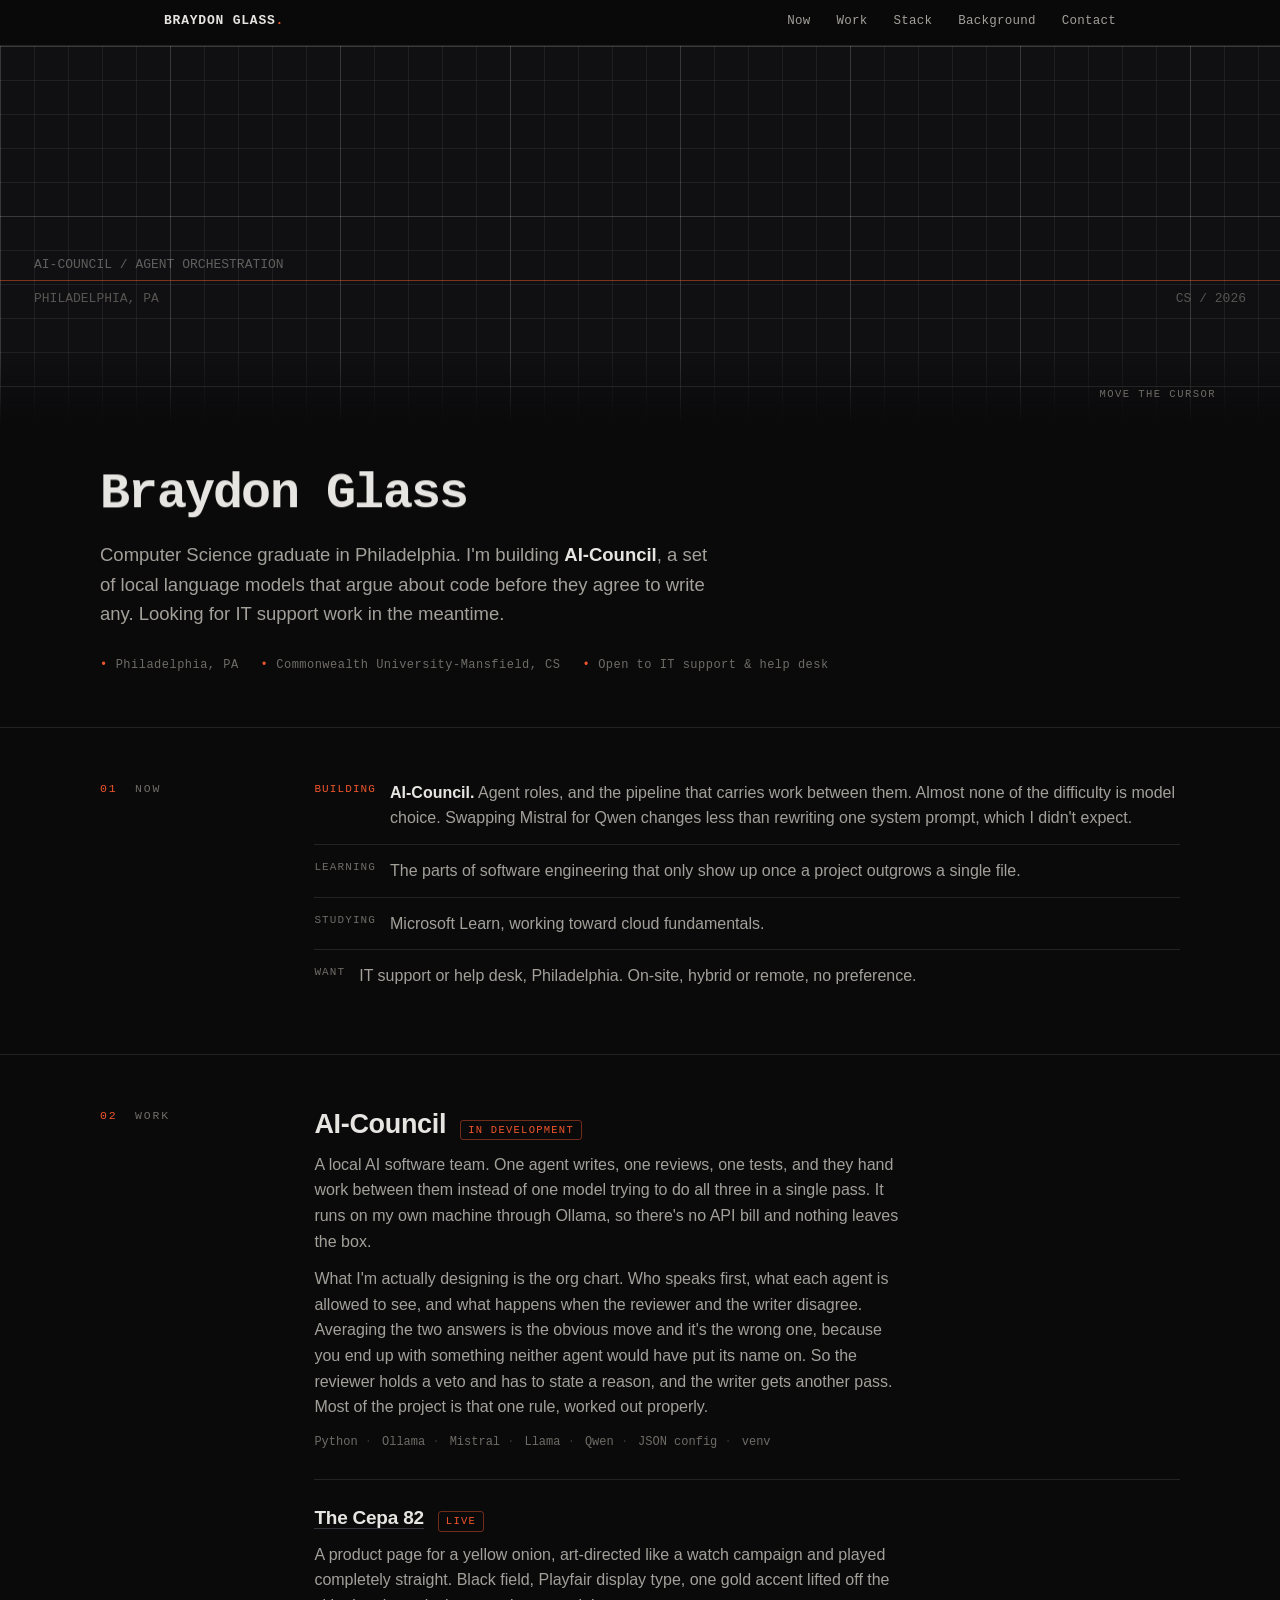
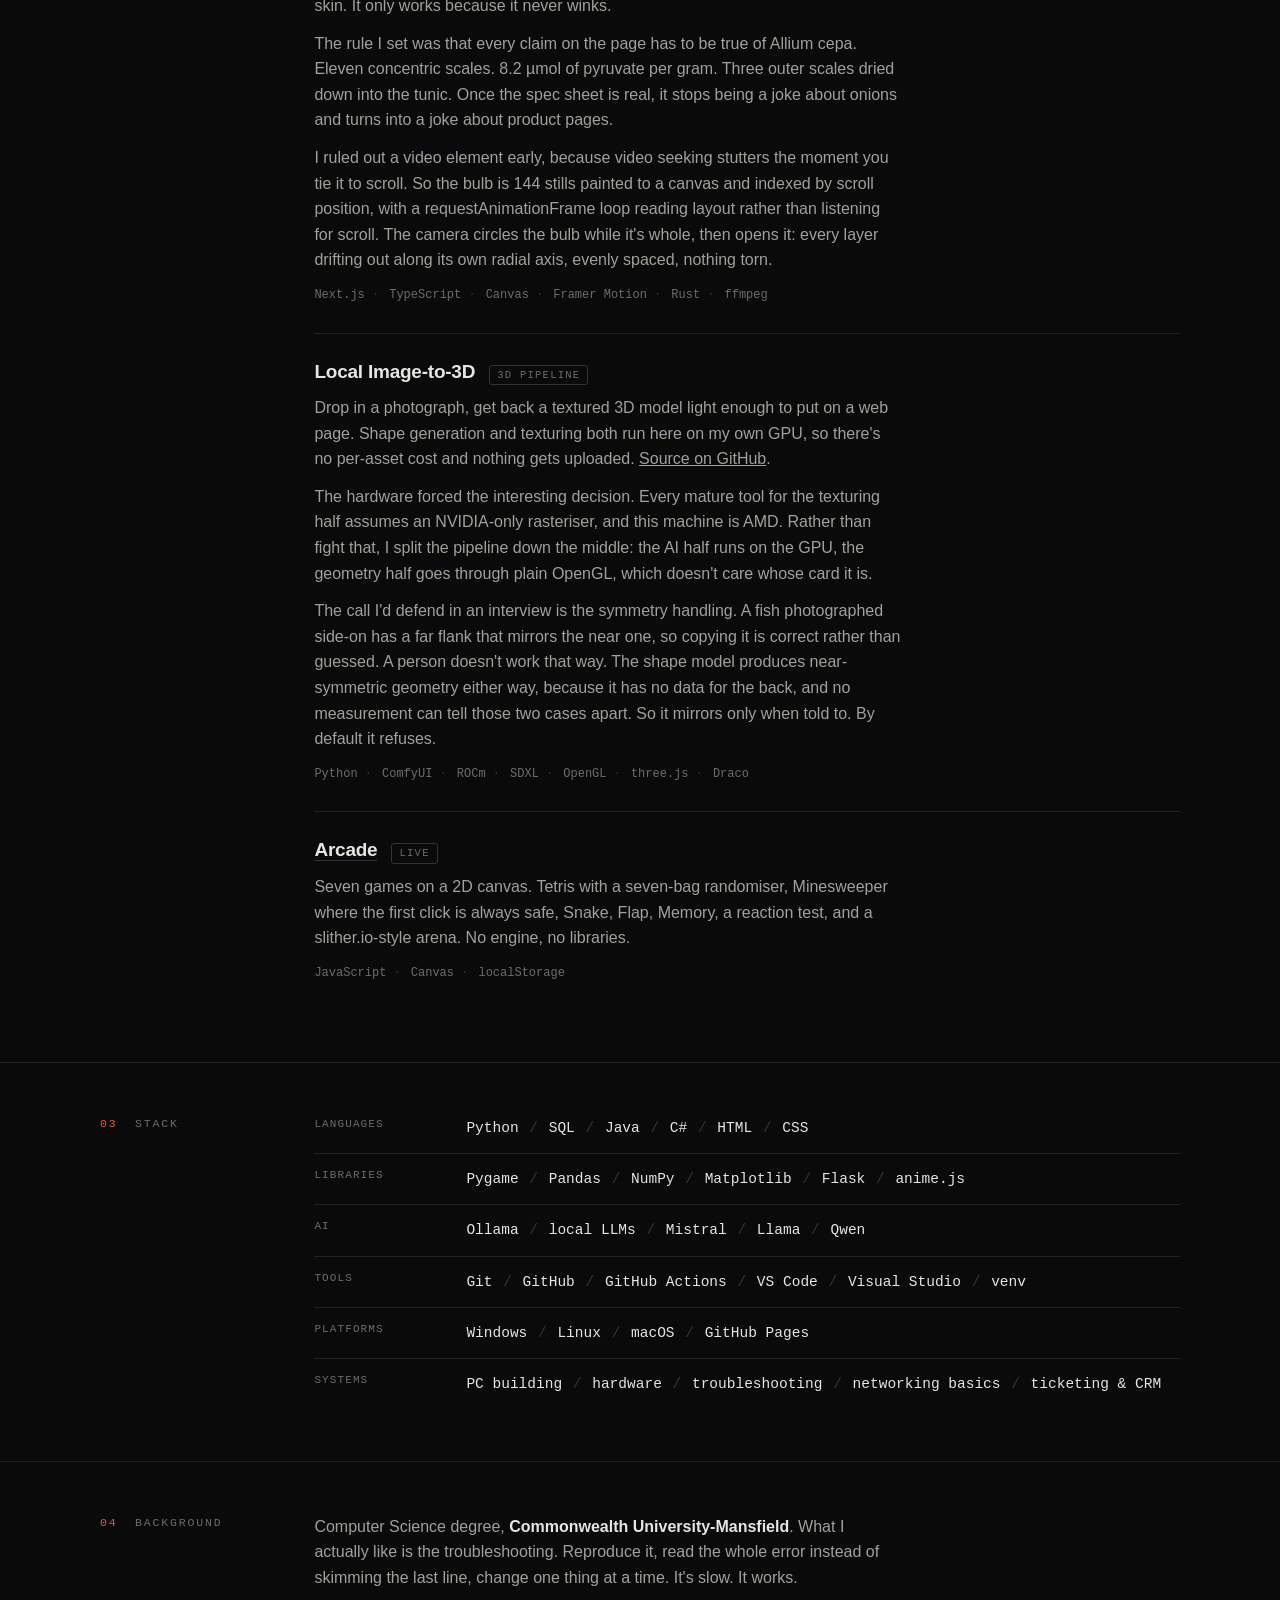
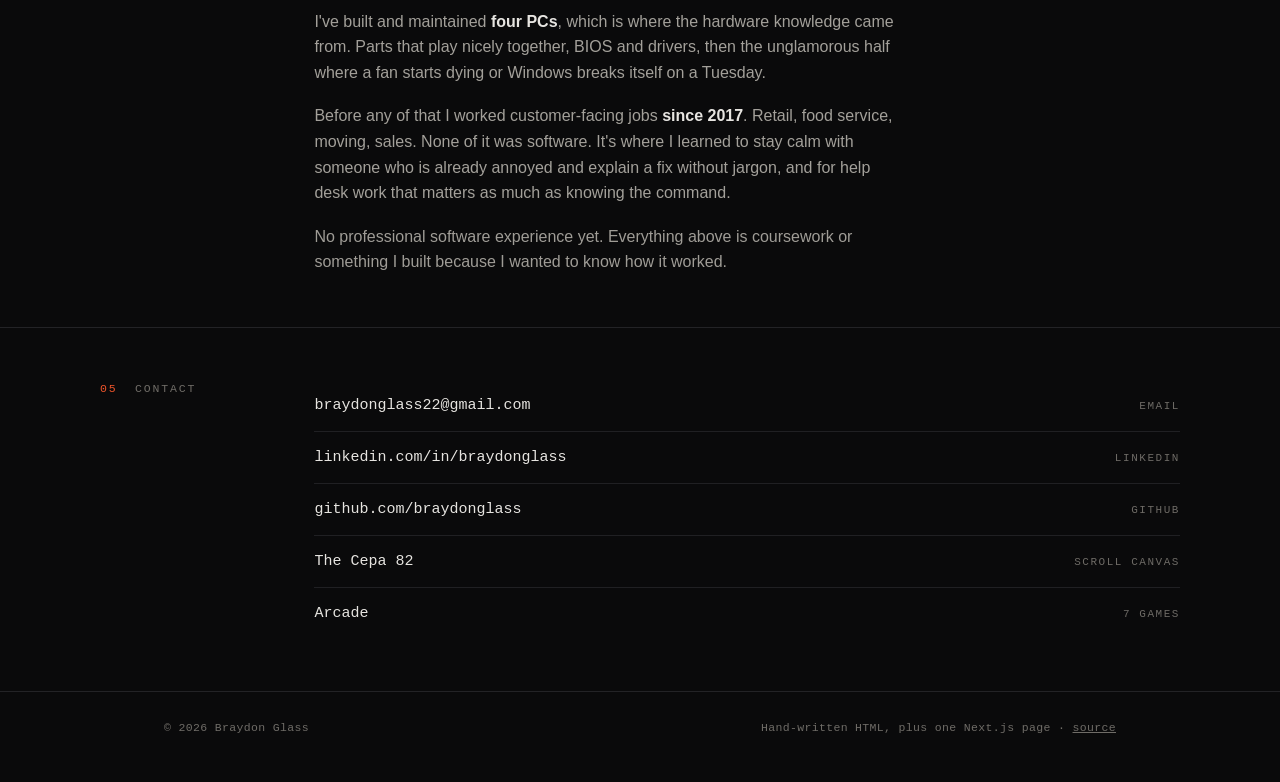
<file: index.html>
<!DOCTYPE html>
<html lang="en">
<head>
<meta charset="UTF-8">
<meta name="viewport" content="width=device-width, initial-scale=1">
<title>Braydon Glass</title>
<meta name="description" content="Braydon Glass. Computer Science graduate in Philadelphia building AI-Council, a local multi-agent AI system. Looking for IT support work.">
<style>
:root{
  --bg:#0a0a0b;
  --raise:#101012;
  --ink:#e7e5e1;
  --mid:#a3a09a;
  --dim:#6f6c67;
  --rule:#232326;
  --rule-2:#33333a;
  --accent:#f0552b;

  --mono:ui-monospace,SFMono-Regular,"SF Mono",Menlo,Consolas,"Liberation Mono",monospace;
  --sans:-apple-system,BlinkMacSystemFont,"Segoe UI",Helvetica,Arial,sans-serif;

  --pad:clamp(20px,5vw,64px);
  --col:clamp(96px,13vw,168px);
}

*,*::before,*::after{ box-sizing:border-box; }

html{ -webkit-text-size-adjust:100%; }

body{
  margin:0;
  background:var(--bg);
  color:var(--ink);
  font-family:var(--sans);
  font-size:16px;
  line-height:1.6;
  -webkit-font-smoothing:antialiased;
  text-rendering:optimizeLegibility;
}

a{ color:inherit; }

.sr-only{
  position:absolute; width:1px; height:1px; padding:0; margin:-1px;
  overflow:hidden; clip:rect(0 0 0 0); white-space:nowrap; border:0;
}

.shell{ max-width:1080px; margin-inline:auto; padding-inline:var(--pad); }

/* ══════════ masthead ══════════ */
.masthead{
  position:sticky; top:0; z-index:50;
  background:color-mix(in srgb, var(--bg) 88%, transparent);
  backdrop-filter:saturate(140%) blur(10px);
  -webkit-backdrop-filter:saturate(140%) blur(10px);
  border-bottom:1px solid var(--rule);
}
.masthead .inner{
  max-width:1080px; margin-inline:auto; padding:14px var(--pad);
  display:flex; align-items:baseline; justify-content:space-between; gap:20px;
}
.wordmark{
  font:600 13px/1 var(--mono); letter-spacing:.06em;
  text-decoration:none; white-space:nowrap;
}
.wordmark s{ text-decoration:none; color:var(--accent); }
.masthead nav{ display:flex; gap:clamp(12px,2.4vw,26px); }
.masthead nav a{
  font:500 12.5px/1 var(--mono); letter-spacing:.02em;
  color:var(--mid); text-decoration:none; padding-bottom:2px;
  border-bottom:1px solid transparent;
}
.masthead nav a:hover{ color:var(--ink); border-bottom-color:var(--rule-2); }
.masthead nav a[aria-current]{ color:var(--ink); border-bottom-color:var(--accent); }

/* ══════════ hero ══════════ */
.hero{ position:relative; border-bottom:1px solid var(--rule); }
.hero .plate{
  position:relative; height:clamp(280px,42vh,420px);
  background:var(--raise); overflow:hidden;
}
.hero canvas{ display:block; width:100%; height:100%; }
.hero .plate::after{           /* keeps the lens from fighting the text below */
  content:""; position:absolute; inset:auto 0 0 0; height:70px;
  background:linear-gradient(180deg,transparent,var(--bg));
  pointer-events:none;
}
.lens-note{
  position:absolute; right:var(--pad); bottom:14px; z-index:2;
  font:500 10.5px/1 var(--mono); letter-spacing:.14em;
  text-transform:uppercase; color:var(--dim);
}

.intro{ padding:44px 0 56px; }
.intro h1{
  margin:0; font:600 clamp(30px,5.4vw,50px)/1.05 var(--mono);
  letter-spacing:-.035em;
}
.intro .sub{
  margin:20px 0 0; max-width:60ch; font-size:clamp(16.5px,2vw,18.5px);
  color:var(--mid);
}
.intro .sub b{ color:var(--ink); font-weight:600; }
.meta{
  margin-top:30px; display:flex; flex-wrap:wrap; gap:8px 22px;
  font:500 12px/1 var(--mono); letter-spacing:.04em; color:var(--dim);
}
.meta span{ display:inline-flex; gap:8px; align-items:center; }
.meta i{ font-style:normal; color:var(--accent); }

/* ══════════ sections ══════════ */
section{ border-bottom:1px solid var(--rule); }
.row{
  display:grid; grid-template-columns:var(--col) 1fr;
  gap:clamp(16px,4vw,48px); padding:52px 0;
}
.row > h2{
  margin:0; align-self:start; position:sticky; top:74px;
  font:500 11.5px/1.5 var(--mono); letter-spacing:.16em;
  text-transform:uppercase; color:var(--dim);
}
.row > h2 em{ font-style:normal; color:var(--accent); }
.body > p{ margin:0 0 18px; max-width:66ch; color:var(--mid); }
.body > p:last-child{ margin-bottom:0; }
.body strong{ color:var(--ink); font-weight:600; }

/* now list */
.now{ list-style:none; margin:0; padding:0; }
.now li{
  display:grid; grid-template-columns:auto 1fr; gap:14px;
  padding:13px 0; border-top:1px solid var(--rule);
  color:var(--mid);
}
.now li:first-child{ border-top:0; padding-top:0; }
.now b{
  font:500 11px/1.7 var(--mono); letter-spacing:.1em; text-transform:uppercase;
  color:var(--dim); white-space:nowrap;
}
.now b.on{ color:var(--accent); }
.now span strong{ color:var(--ink); font-weight:600; }

/* projects */
.proj{ border-top:1px solid var(--rule); padding:26px 0; }
.proj:first-child{ border-top:0; padding-top:0; }
.proj header{
  display:flex; align-items:baseline; gap:14px; flex-wrap:wrap; margin-bottom:10px;
}
.proj h3{ margin:0; font:600 19px/1.3 var(--sans); letter-spacing:-.012em; }
.proj h3 a{ text-decoration:none; border-bottom:1px solid var(--rule-2); }
.proj h3 a:hover{ border-bottom-color:var(--accent); }
.proj .tag{
  font:500 10.5px/1 var(--mono); letter-spacing:.12em; text-transform:uppercase;
  color:var(--dim); border:1px solid var(--rule-2); border-radius:3px; padding:4px 7px;
}
.proj .tag.live{ color:var(--accent); border-color:color-mix(in srgb, var(--accent) 45%, transparent); }
.proj p{ margin:0 0 12px; max-width:66ch; color:var(--mid); }
.proj .stack{
  font:500 12px/1.8 var(--mono); color:var(--dim);
  display:flex; flex-wrap:wrap; gap:0 10px;
}
.proj .stack span::after{ content:" ·"; color:var(--rule-2); }
.proj .stack span:last-child::after{ content:""; }
.proj.lead h3{ font-size:clamp(21px,3vw,27px); }
.proj.lead p{ color:var(--mid); }

/* stack table */
.defs{ margin:0; }
.defs > div{
  display:grid; grid-template-columns:clamp(90px,12vw,132px) 1fr; gap:12px 20px;
  padding:12px 0; border-top:1px solid var(--rule);
}
.defs > div:first-child{ border-top:0; padding-top:0; }
.defs dt{
  font:500 11px/1.8 var(--mono); letter-spacing:.1em; text-transform:uppercase; color:var(--dim);
}
.defs dd{ margin:0; font:400 14.5px/1.8 var(--mono); color:var(--ink); }
.defs dd i{ font-style:normal; color:var(--rule-2); padding:0 2px; }

/* contact */
.links{ list-style:none; margin:0; padding:0; }
.links li{ border-top:1px solid var(--rule); }
.links li:first-child{ border-top:0; }
.links a{
  display:flex; align-items:baseline; justify-content:space-between; gap:16px;
  padding:15px 0; text-decoration:none; color:var(--ink);
  font:500 15px/1.4 var(--mono);
}
.links a span{ font-size:11px; letter-spacing:.14em; text-transform:uppercase; color:var(--dim); }
.links a:hover{ color:var(--accent); }
.links a:hover span{ color:var(--mid); }

footer{
  padding:26px 0 44px;
  display:flex; justify-content:space-between; gap:14px; flex-wrap:wrap;
  font:500 11.5px/1.7 var(--mono); letter-spacing:.03em; color:var(--dim);
}
footer a{ color:var(--dim); }

/* No opacity:0 here on purpose. anime.js sets the from-state at runtime, so
   if the module fails to load the page is simply visible and static. */
.intro h1{ overflow:hidden; }        /* clips the character reveal */
.intro h1 .char{ display:inline-block; will-change:transform; }

@media (max-width:720px){
  .row{ grid-template-columns:1fr; gap:14px; padding:40px 0; }
  .row > h2{ position:static; }
  .defs > div{ grid-template-columns:1fr; gap:4px; }
  .masthead nav a:nth-child(n+4){ display:none; }
}
@media (prefers-reduced-motion:reduce){
  .intro h1{ overflow:visible; }
}
</style>
</head>
<body>

<header class="masthead">
  <div class="inner">
    <a class="wordmark" href="#top">BRAYDON GLASS<s>.</s></a>
    <nav>
      <a href="#now">Now</a>
      <a href="#work">Work</a>
      <a href="#stack">Stack</a>
      <a href="#background">Background</a>
      <a href="#contact">Contact</a>
    </nav>
  </div>
</header>

<main id="top">

  <section class="hero">
    <h1 class="sr-only">Braydon Glass, Computer Science graduate in Philadelphia</h1>
    <div class="plate" id="plate">
      <canvas id="lens" aria-hidden="true"></canvas>
      <p class="lens-note">Move the cursor</p>
    </div>
    <div class="shell intro">
      <h1 aria-hidden="true">Braydon&nbsp;Glass</h1>
      <p class="sub">
        Computer Science graduate in Philadelphia. I'm building <b>AI-Council</b>, a set of
        local language models that argue about code before they agree to write any. Looking
        for IT support work in the meantime.
      </p>
      <div class="meta">
        <span><i>&bull;</i> Philadelphia, PA</span>
        <span><i>&bull;</i> Commonwealth University-Mansfield, CS</span>
        <span><i>&bull;</i> Open to IT support &amp; help desk</span>
      </div>
    </div>
  </section>

  <!-- ─────────── NOW ─────────── -->
  <section id="now">
    <div class="shell row fade">
      <h2><em>01</em> &nbsp;Now</h2>
      <div class="body">
        <ul class="now">
          <li>
            <b class="on">Building</b>
            <span><strong>AI-Council.</strong> Agent roles, and the pipeline that carries work
              between them. Almost none of the difficulty is model choice. Swapping Mistral for
              Qwen changes less than rewriting one system prompt, which I didn't expect.</span>
          </li>
          <li>
            <b>Learning</b>
            <span>The parts of software engineering that only show up once a project outgrows
              a single file.</span>
          </li>
          <li>
            <b>Studying</b>
            <span>Microsoft Learn, working toward cloud fundamentals.</span>
          </li>
          <li>
            <b>Want</b>
            <span>IT support or help desk, Philadelphia. On-site, hybrid or remote, no
              preference.</span>
          </li>
        </ul>
      </div>
    </div>
  </section>

  <!-- ─────────── WORK ─────────── -->
  <section id="work">
    <div class="shell row fade">
      <h2><em>02</em> &nbsp;Work</h2>
      <div class="body">

        <article class="proj lead">
          <header>
            <h3>AI-Council</h3>
            <span class="tag live">In development</span>
          </header>
          <p>
            A local AI software team. One agent writes, one reviews, one tests, and they hand
            work between them instead of one model trying to do all three in a single pass.
            It runs on my own machine through Ollama, so there's no API bill and nothing
            leaves the box.
          </p>
          <p>
            What I'm actually designing is the org chart. Who speaks first, what each agent is
            allowed to see, and what happens when the reviewer and the writer disagree.
            Averaging the two answers is the obvious move and it's the wrong one, because you
            end up with something neither agent would have put its name on. So the reviewer
            holds a veto and has to state a reason, and the writer gets another pass. Most of
            the project is that one rule, worked out properly.
          </p>
          <div class="stack">
            <span>Python</span><span>Ollama</span><span>Mistral</span><span>Llama</span>
            <span>Qwen</span><span>JSON config</span><span>venv</span>
          </div>
        </article>

        <article class="proj">
          <header>
            <h3><a href="cepa82/">The Cepa 82</a></h3>
            <span class="tag live">Live</span>
          </header>
          <p>
            A product page for a yellow onion, art-directed like a watch campaign and played
            completely straight. Black field, Playfair display type, one gold accent lifted off
            the skin. It only works because it never winks.
          </p>
          <p>
            The rule I set was that every claim on the page has to be true of Allium cepa.
            Eleven concentric scales. 8.2 µmol of pyruvate per gram. Three outer scales dried
            down into the tunic. Once the spec sheet is real, it stops being a joke about
            onions and turns into a joke about product pages.
          </p>
          <p>
            I ruled out a video element early, because video seeking stutters the moment you
            tie it to scroll. So the bulb is 144 stills painted to a canvas and indexed by
            scroll position, with a requestAnimationFrame loop reading layout rather than
            listening for scroll. The camera circles the bulb while it's whole, then opens it:
            every layer drifting out along its own radial axis, evenly spaced, nothing torn.
          </p>
          <div class="stack">
            <span>Next.js</span><span>TypeScript</span><span>Canvas</span><span>Framer Motion</span>
            <span>Rust</span><span>ffmpeg</span>
          </div>
        </article>

        <article class="proj">
          <header>
            <h3>Local Image-to-3D</h3>
            <span class="tag">3D pipeline</span>
          </header>
          <p>
            Drop in a photograph, get back a textured 3D model light enough to put on a web
            page. Shape generation and texturing both run here on my own GPU, so there's no
            per-asset cost and nothing gets uploaded. <a href="https://github.com/braydonglass/local-image-to-3d">Source
            on GitHub</a>.
          </p>
          <p>
            The hardware forced the interesting decision. Every mature tool for the texturing
            half assumes an NVIDIA-only rasteriser, and this machine is AMD. Rather than fight
            that, I split the pipeline down the middle: the AI half runs on the GPU, the
            geometry half goes through plain OpenGL, which doesn't care whose card it is.
          </p>
          <p>
            The call I'd defend in an interview is the symmetry handling. A fish photographed
            side-on has a far flank that mirrors the near one, so copying it is correct rather
            than guessed. A person doesn't work that way. The shape model produces
            near-symmetric geometry either way, because it has no data for the back, and no
            measurement can tell those two cases apart. So it mirrors only when told to. By
            default it refuses.
          </p>
          <div class="stack">
            <span>Python</span><span>ComfyUI</span><span>ROCm</span><span>SDXL</span>
            <span>OpenGL</span><span>three.js</span><span>Draco</span>
          </div>
        </article>

        <article class="proj">
          <header>
            <h3><a href="games.html">Arcade</a></h3>
            <span class="tag">Live</span>
          </header>
          <p>
            Seven games on a 2D canvas. Tetris with a seven-bag randomiser, Minesweeper where
            the first click is always safe, Snake, Flap, Memory, a reaction test, and a
            slither.io-style arena. No engine, no libraries.
          </p>
          <div class="stack">
            <span>JavaScript</span><span>Canvas</span><span>localStorage</span>
          </div>
        </article>

      </div>
    </div>
  </section>

  <!-- ─────────── STACK ─────────── -->
  <section id="stack">
    <div class="shell row fade">
      <h2><em>03</em> &nbsp;Stack</h2>
      <div class="body">
        <dl class="defs">
          <div><dt>Languages</dt><dd>Python <i>/</i> SQL <i>/</i> Java <i>/</i> C# <i>/</i> HTML <i>/</i> CSS</dd></div>
          <div><dt>Libraries</dt><dd>Pygame <i>/</i> Pandas <i>/</i> NumPy <i>/</i> Matplotlib <i>/</i> Flask <i>/</i> anime.js</dd></div>
          <div><dt>AI</dt><dd>Ollama <i>/</i> local LLMs <i>/</i> Mistral <i>/</i> Llama <i>/</i> Qwen</dd></div>
          <div><dt>Tools</dt><dd>Git <i>/</i> GitHub <i>/</i> GitHub Actions <i>/</i> VS Code <i>/</i> Visual Studio <i>/</i> venv</dd></div>
          <div><dt>Platforms</dt><dd>Windows <i>/</i> Linux <i>/</i> macOS <i>/</i> GitHub Pages</dd></div>
          <div><dt>Systems</dt><dd>PC building <i>/</i> hardware <i>/</i> troubleshooting <i>/</i> networking basics <i>/</i> ticketing &amp; CRM</dd></div>
        </dl>
      </div>
    </div>
  </section>

  <!-- ─────────── BACKGROUND ─────────── -->
  <section id="background">
    <div class="shell row fade">
      <h2><em>04</em> &nbsp;Background</h2>
      <div class="body">
        <p>
          Computer Science degree, <strong>Commonwealth University-Mansfield</strong>. What I
          actually like is the troubleshooting. Reproduce it, read the whole error instead of
          skimming the last line, change one thing at a time. It's slow. It works.
        </p>
        <p>
          I've built and maintained <strong>four PCs</strong>, which is where the hardware
          knowledge came from. Parts that play nicely together, BIOS and drivers, then the
          unglamorous half where a fan starts dying or Windows breaks itself on a Tuesday.
        </p>
        <p>
          Before any of that I worked customer-facing jobs <strong>since 2017</strong>. Retail,
          food service, moving, sales. None of it was software. It's where I learned to stay
          calm with someone who is already annoyed and explain a fix without jargon, and for
          help desk work that matters as much as knowing the command.
        </p>
        <p>
          No professional software experience yet. Everything above is coursework or something
          I built because I wanted to know how it worked.
        </p>
      </div>
    </div>
  </section>

  <!-- ─────────── CONTACT ─────────── -->
  <section id="contact">
    <div class="shell row fade">
      <h2><em>05</em> &nbsp;Contact</h2>
      <div class="body">
        <ul class="links">
          <li><a href="mailto:braydonglass22@gmail.com">braydonglass22@gmail.com <span>Email</span></a></li>
          <li><a href="https://www.linkedin.com/in/braydonglass" target="_blank" rel="noopener">linkedin.com/in/braydonglass <span>LinkedIn</span></a></li>
          <li><a href="https://github.com/braydonglass" target="_blank" rel="noopener">github.com/braydonglass <span>GitHub</span></a></li>
          <li><a href="cepa82/">The Cepa 82 <span>Scroll canvas</span></a></li>
          <li><a href="games.html">Arcade <span>7 games</span></a></li>
        </ul>
      </div>
    </div>
  </section>

  <div class="shell">
    <footer>
      <span>&copy; <span id="yr">2026</span> Braydon Glass</span>
      <span>Hand-written HTML, plus one Next.js page &middot; <a href="https://github.com/braydonglass/braydonglass.github.io">source</a></span>
    </footer>
  </div>

</main>

<script>
(() => {
"use strict";

document.getElementById("yr").textContent = new Date().getFullYear();

const reduced = matchMedia("(prefers-reduced-motion: reduce)").matches;

/* ---------- restrained scroll reveal (opacity only) ---------- */
/* motion lives in the anime.js module at the bottom of this file */

/* ---------- nav current-section marker ---------- */
const secs = [...document.querySelectorAll("main section[id]")];
const navs = [...document.querySelectorAll(".masthead nav a")];
let queued = false;
function markNav(){
  queued = false;
  const line = scrollY + innerHeight * .3;
  let cur = null;
  for (const s of secs) if (s.offsetTop <= line) cur = s.id;
  navs.forEach(a => {
    if (a.getAttribute("href") === "#" + cur) a.setAttribute("aria-current","true");
    else a.removeAttribute("aria-current");
  });
}
addEventListener("scroll", () => { if(!queued){ queued = true; requestAnimationFrame(markNav); } }, { passive:true });
markNav();

/* ============================================================
   LENS
   A grid is drawn to an offscreen 2D canvas, uploaded as a
   texture, then resampled through a sphere-refraction shader
   centred on the pointer. No libraries, no 3D models.
   ============================================================ */
(() => {
  const plate = document.getElementById("plate");
  const cv    = document.getElementById("lens");
  if (!plate || !cv) return;

  const src = document.createElement("canvas");
  const s2d = src.getContext("2d");
  let W = 0, H = 0, dpr = 1;

  /* ---- the thing being refracted ---- */
  function paintSource(){
    s2d.setTransform(1,0,0,1,0,0);
    s2d.fillStyle = "#101012";
    s2d.fillRect(0,0,src.width,src.height);
    s2d.scale(dpr,dpr);

    const step = 34;
    s2d.lineWidth = 1;
    s2d.strokeStyle = "rgba(231,229,225,.07)";
    s2d.beginPath();
    for (let x = 0; x <= W; x += step){ s2d.moveTo(x+.5, 0); s2d.lineTo(x+.5, H); }
    for (let y = 0; y <= H; y += step){ s2d.moveTo(0, y+.5); s2d.lineTo(W, y+.5); }
    s2d.stroke();

    // heavier rules every fifth line
    s2d.strokeStyle = "rgba(231,229,225,.13)";
    s2d.beginPath();
    for (let x = 0; x <= W; x += step*5){ s2d.moveTo(x+.5, 0); s2d.lineTo(x+.5, H); }
    for (let y = 0; y <= H; y += step*5){ s2d.moveTo(0, y+.5); s2d.lineTo(W, y+.5); }
    s2d.stroke();

    // a single accent axis, off-centre
    s2d.strokeStyle = "rgba(240,85,43,.5)";
    s2d.beginPath();
    s2d.moveTo(0, Math.round(H*.62)+.5); s2d.lineTo(W, Math.round(H*.62)+.5);
    s2d.stroke();

    s2d.font = `500 ${Math.max(10, Math.min(13, W/90))}px ui-monospace, Menlo, monospace`;
    s2d.fillStyle = "rgba(163,160,154,.55)";
    s2d.fillText("AI-COUNCIL / AGENT ORCHESTRATION", step, Math.round(H*.62) - 12);
    s2d.fillStyle = "rgba(111,108,103,.75)";
    s2d.fillText("PHILADELPHIA, PA", step, Math.round(H*.62) + 22);
    s2d.textAlign = "right";
    s2d.fillText("CS / 2026", W - step, Math.round(H*.62) + 22);
    s2d.textAlign = "left";
  }

  const VS = `attribute vec2 p; varying vec2 v;
    void main(){ v = p*0.5+0.5; gl_Position = vec4(p,0.0,1.0); }`;

  const FS = `precision highp float;
    varying vec2 v;
    uniform sampler2D tex;
    uniform vec2  mouse;
    uniform float radius;
    uniform float aspect;
    uniform float on;

    void main(){
      vec2 uv = v;
      vec2 d  = uv - mouse;
      d.x *= aspect;
      float dist = length(d);
      float r = dist / radius;
      vec3 col;

      if (r < 1.0 && on > 0.5){
        float z    = sqrt(max(0.0, 1.0 - r*r));   // sphere height
        float bend = (1.0 - z) * 0.42 * radius;   // refraction pull
        vec2  dir  = dist > 0.0001 ? d/dist : vec2(0.0);
        vec2  off  = dir * bend;
        off.x /= aspect;
        vec2 base = uv - off;

        float ca = 0.0045 * (1.0 - z);            // chromatic split at the edge
        col.r = texture2D(tex, base + vec2(ca, 0.0)).r;
        col.g = texture2D(tex, base).g;
        col.b = texture2D(tex, base - vec2(ca, 0.0)).b;

        col += (1.0 - r) * 0.025;                                  // inner lift
        col += smoothstep(0.82, 0.99, r) * (1.0 - smoothstep(0.99, 1.0, r)) * 0.20;  // rim
      } else {
        col = texture2D(tex, uv).rgb;
      }
      gl_FragColor = vec4(col, 1.0);
    }`;

  const gl = cv.getContext("webgl", { antialias:false, alpha:false })
          || cv.getContext("experimental-webgl", { antialias:false, alpha:false });

  /* ---- no WebGL: show the grid flat, still looks intentional ---- */
  if (!gl){
    const fb = cv.getContext("2d");
    const flat = () => {
      const r = plate.getBoundingClientRect();
      if (r.width < 2 || r.height < 2) return;
      dpr = Math.min(devicePixelRatio||1, 2);
      W = r.width; H = r.height;
      cv.width = src.width = Math.floor(W*dpr);
      cv.height = src.height = Math.floor(H*dpr);
      paintSource();
      fb.setTransform(1,0,0,1,0,0);
      fb.drawImage(src,0,0);
    };
    if (typeof ResizeObserver !== "undefined") new ResizeObserver(flat).observe(plate);
    addEventListener("resize", flat, { passive:true });
    flat();
    document.querySelector(".lens-note").textContent = "";
    return;
  }

  function compile(type, code){
    const sh = gl.createShader(type);
    gl.shaderSource(sh, code); gl.compileShader(sh);
    if (!gl.getShaderParameter(sh, gl.COMPILE_STATUS)) throw new Error(gl.getShaderInfoLog(sh));
    return sh;
  }
  const prog = gl.createProgram();
  gl.attachShader(prog, compile(gl.VERTEX_SHADER, VS));
  gl.attachShader(prog, compile(gl.FRAGMENT_SHADER, FS));
  gl.linkProgram(prog);
  gl.useProgram(prog);

  const buf = gl.createBuffer();
  gl.bindBuffer(gl.ARRAY_BUFFER, buf);
  gl.bufferData(gl.ARRAY_BUFFER, new Float32Array([-1,-1, 3,-1, -1,3]), gl.STATIC_DRAW);
  const loc = gl.getAttribLocation(prog, "p");
  gl.enableVertexAttribArray(loc);
  gl.vertexAttribPointer(loc, 2, gl.FLOAT, false, 0, 0);

  const uMouse  = gl.getUniformLocation(prog, "mouse");
  const uRadius = gl.getUniformLocation(prog, "radius");
  const uAspect = gl.getUniformLocation(prog, "aspect");
  const uOn     = gl.getUniformLocation(prog, "on");

  const tex = gl.createTexture();
  gl.bindTexture(gl.TEXTURE_2D, tex);
  gl.pixelStorei(gl.UNPACK_FLIP_Y_WEBGL, true);
  gl.texParameteri(gl.TEXTURE_2D, gl.TEXTURE_WRAP_S, gl.CLAMP_TO_EDGE);
  gl.texParameteri(gl.TEXTURE_2D, gl.TEXTURE_WRAP_T, gl.CLAMP_TO_EDGE);
  gl.texParameteri(gl.TEXTURE_2D, gl.TEXTURE_MIN_FILTER, gl.LINEAR);
  gl.texParameteri(gl.TEXTURE_2D, gl.TEXTURE_MAG_FILTER, gl.LINEAR);

  let ready = false;
  function size(){
    const r = plate.getBoundingClientRect();
    // a zero-area box means layout hasn't settled; ResizeObserver will call again
    if (r.width < 2 || r.height < 2) return;
    dpr = Math.min(devicePixelRatio||1, 2);
    W = r.width; H = r.height;
    cv.width  = src.width  = Math.floor(W*dpr);
    cv.height = src.height = Math.floor(H*dpr);
    paintSource();
    gl.bindTexture(gl.TEXTURE_2D, tex);
    gl.texImage2D(gl.TEXTURE_2D, 0, gl.RGB, gl.RGB, gl.UNSIGNED_BYTE, src);
    gl.viewport(0,0,cv.width,cv.height);
    gl.uniform1f(uAspect, W/H);
    ready = true;
  }

  // target sits centre-right until the pointer arrives
  let tx = .62, ty = .5, mx = .62, my = .5, live = 0, want = 0;
  const ease = reduced ? 1 : .12;      // reduced motion: snap instead of glide
  const easeOn = reduced ? 1 : .08;

  plate.addEventListener("pointermove", e => {
    const r = plate.getBoundingClientRect();
    if (!r.width || !r.height) return;
    tx = (e.clientX - r.left) / r.width;
    ty = 1 - (e.clientY - r.top) / r.height;
    want = 1;
  }, { passive:true });
  plate.addEventListener("pointerleave", () => { want = 0; }, { passive:true });

  // one loop for the life of the page; a full-screen quad is cheap
  function frame(){
    if (ready){   // rAF is already throttled by the browser when backgrounded
      mx += (tx-mx) * ease;
      my += (ty-my) * ease;
      live += (want-live) * easeOn;
      gl.uniform2f(uMouse, mx, my);
      gl.uniform1f(uRadius, .17);
      gl.uniform1f(uOn, live > .02 ? 1 : 0);
      gl.drawArrays(gl.TRIANGLES, 0, 3);
    }
    requestAnimationFrame(frame);
  }

  // the plate can change size without the window doing so, so watch the element
  if (typeof ResizeObserver !== "undefined") new ResizeObserver(() => size()).observe(plate);
  addEventListener("resize", size, { passive:true });

  size();
  requestAnimationFrame(frame);
})();

})();
</script>

<!-- ============================================================
     Motion. anime.js 4.5.0, vendored locally so there is no CDN
     call and no build step. Every from-state is set here at runtime
     rather than in CSS, so if this module fails to load the page
     stays visible and simply does not animate.
     ============================================================ -->
<script type="module">
import { animate, stagger, splitText, utils } from "./anime.esm.min.js";

const reduced = matchMedia("(prefers-reduced-motion: reduce)").matches;
if (!reduced) {

  /* Everything below hides itself, animates, then reports done. The timeout at
     the end snaps anything that never finished, because an animation only
     progresses while requestAnimationFrame is running and that is not
     guaranteed (background tab, throttled renderer, reduced-power mode). */
  let heroDone = false, introDone = false;

  /* ---- hero name: a vertical cut reveal, character by character ---- */
  let chars = [];
  const name = document.querySelector(".intro h1");
  if (name) {
    ({ chars } = splitText(name, { chars: { class: "char" }, words: false }));
    utils.set(chars, { y: "110%" });
    animate(chars, {
      y: ["110%", "0%"],
      duration: 900,
      ease: "out(3)",
      delay: stagger(26),
      onComplete: () => { heroDone = true; }
    });
  }

  /* ---- the two lines under it ---- */
  const intro = [...document.querySelectorAll(".intro .sub, .intro .meta")];
  utils.set(intro, { opacity: 0, y: 14 });
  animate(intro, {
    opacity: [0, 1], y: [14, 0],
    duration: 700, ease: "out(2)",
    delay: stagger(110, { start: 420 }),
    onComplete: () => { introDone = true; }
  });

  setTimeout(() => {
    if (!heroDone && chars.length) utils.set(chars, { y: "0%" });
    if (!introDone) utils.set(intro, { opacity: 1, y: 0 });
  }, 3000);

  /* ---- sections stagger in as they arrive ----
     IntersectionObserver does the triggering because it is already
     proven in this file; anime.js does the motion. */
  const rows = [...document.querySelectorAll(".row")];
  const parts = new Map();

  for (const row of rows) {
    const bits = [...row.querySelectorAll("h2, .body > *")];
    if (!bits.length) continue;
    utils.set(bits, { opacity: 0, y: 18 });
    parts.set(row, bits);
  }

  const play = row => {
    const bits = parts.get(row);
    if (!bits) return;
    parts.delete(row);
    animate(bits, {
      opacity: [0, 1], y: [18, 0],
      duration: 640, ease: "out(2)",
      delay: stagger(70)
    });
  };

  if ("IntersectionObserver" in window) {
    const io = new IntersectionObserver(entries => {
      for (const e of entries) if (e.isIntersecting) { play(e.target); io.unobserve(e.target); }
    }, { threshold: .12, rootMargin: "0px 0px -6% 0px" });
    rows.forEach(r => io.observe(r));
    // Safety net. This snaps to the final state rather than calling animate(),
    // because an animation needs rAF to progress and rAF is exactly what might
    // not be running. Snapping always works.
    setTimeout(() => {
      for (const [row, bits] of parts) { utils.set(bits, { opacity: 1, y: 0 }); }
      parts.clear();
    }, 3000);
  } else {
    rows.forEach(play);
  }
}
</script>
</body>
</html>
</file>
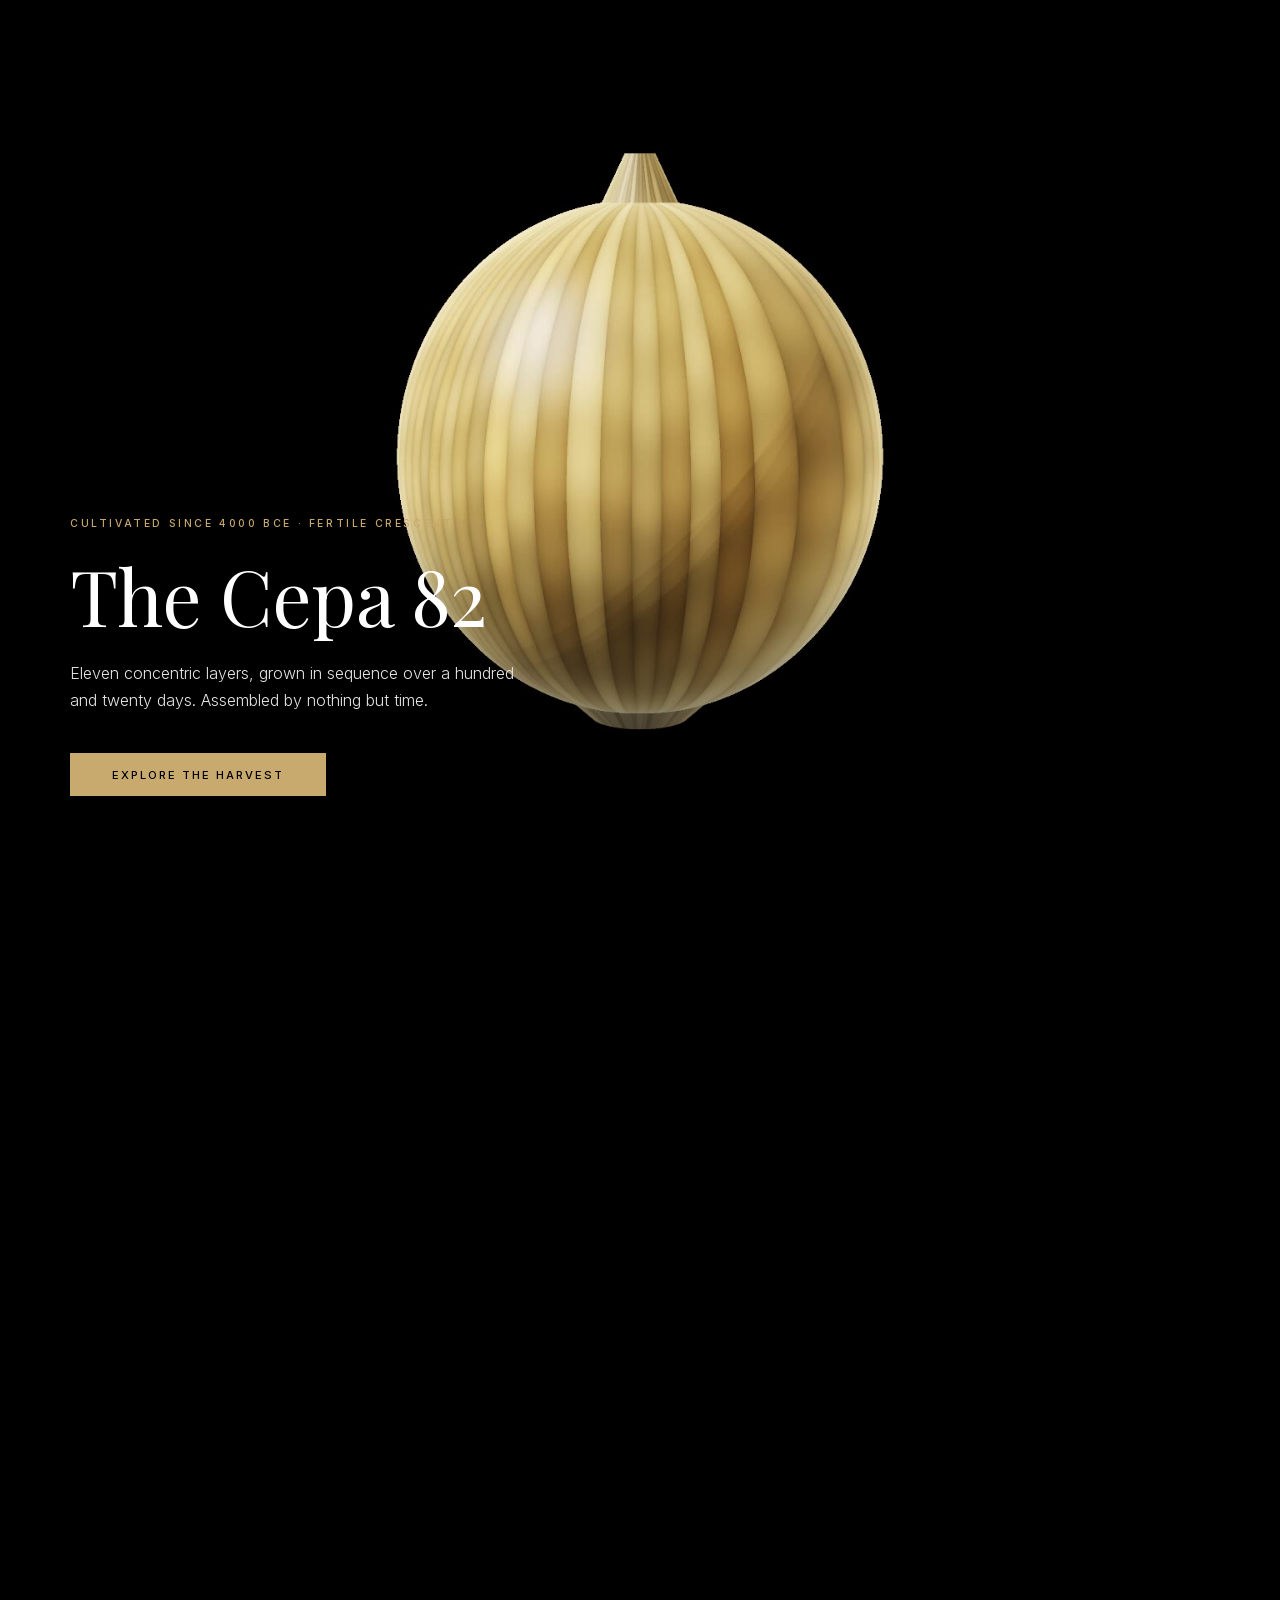
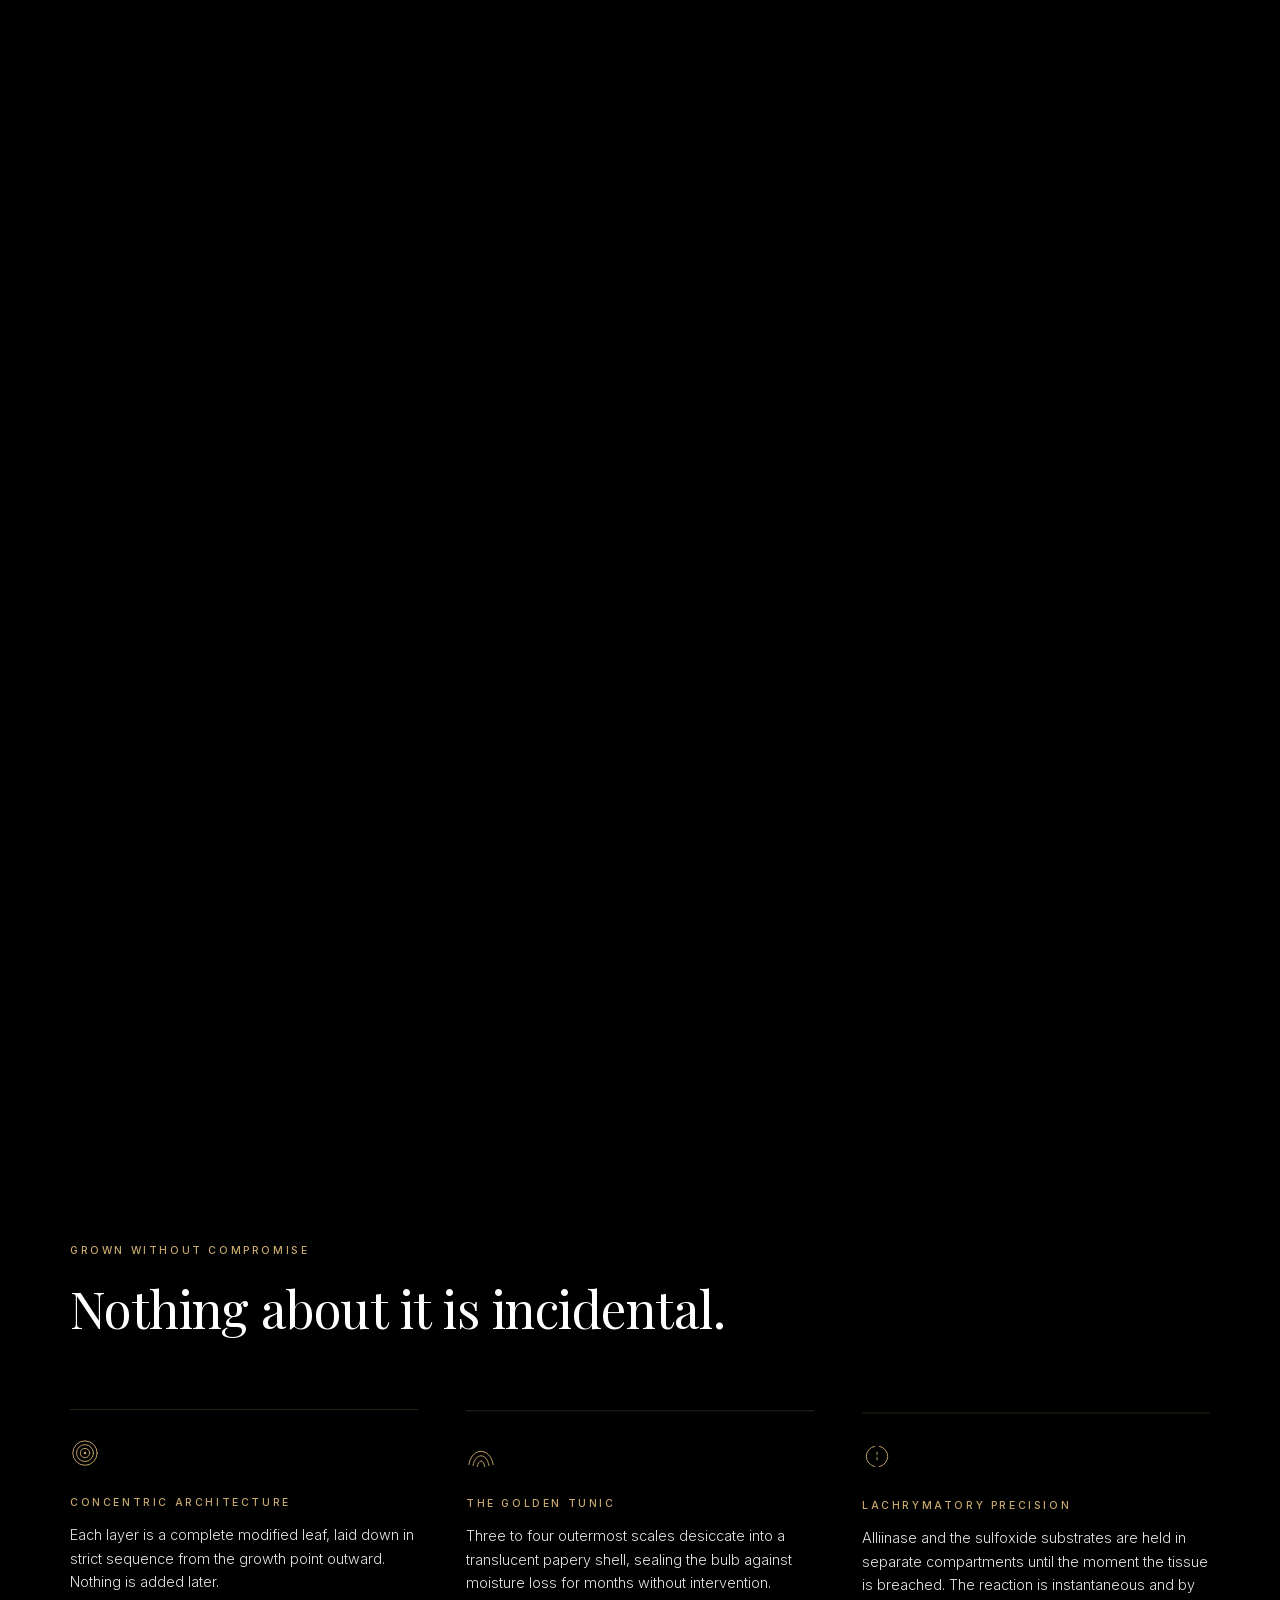
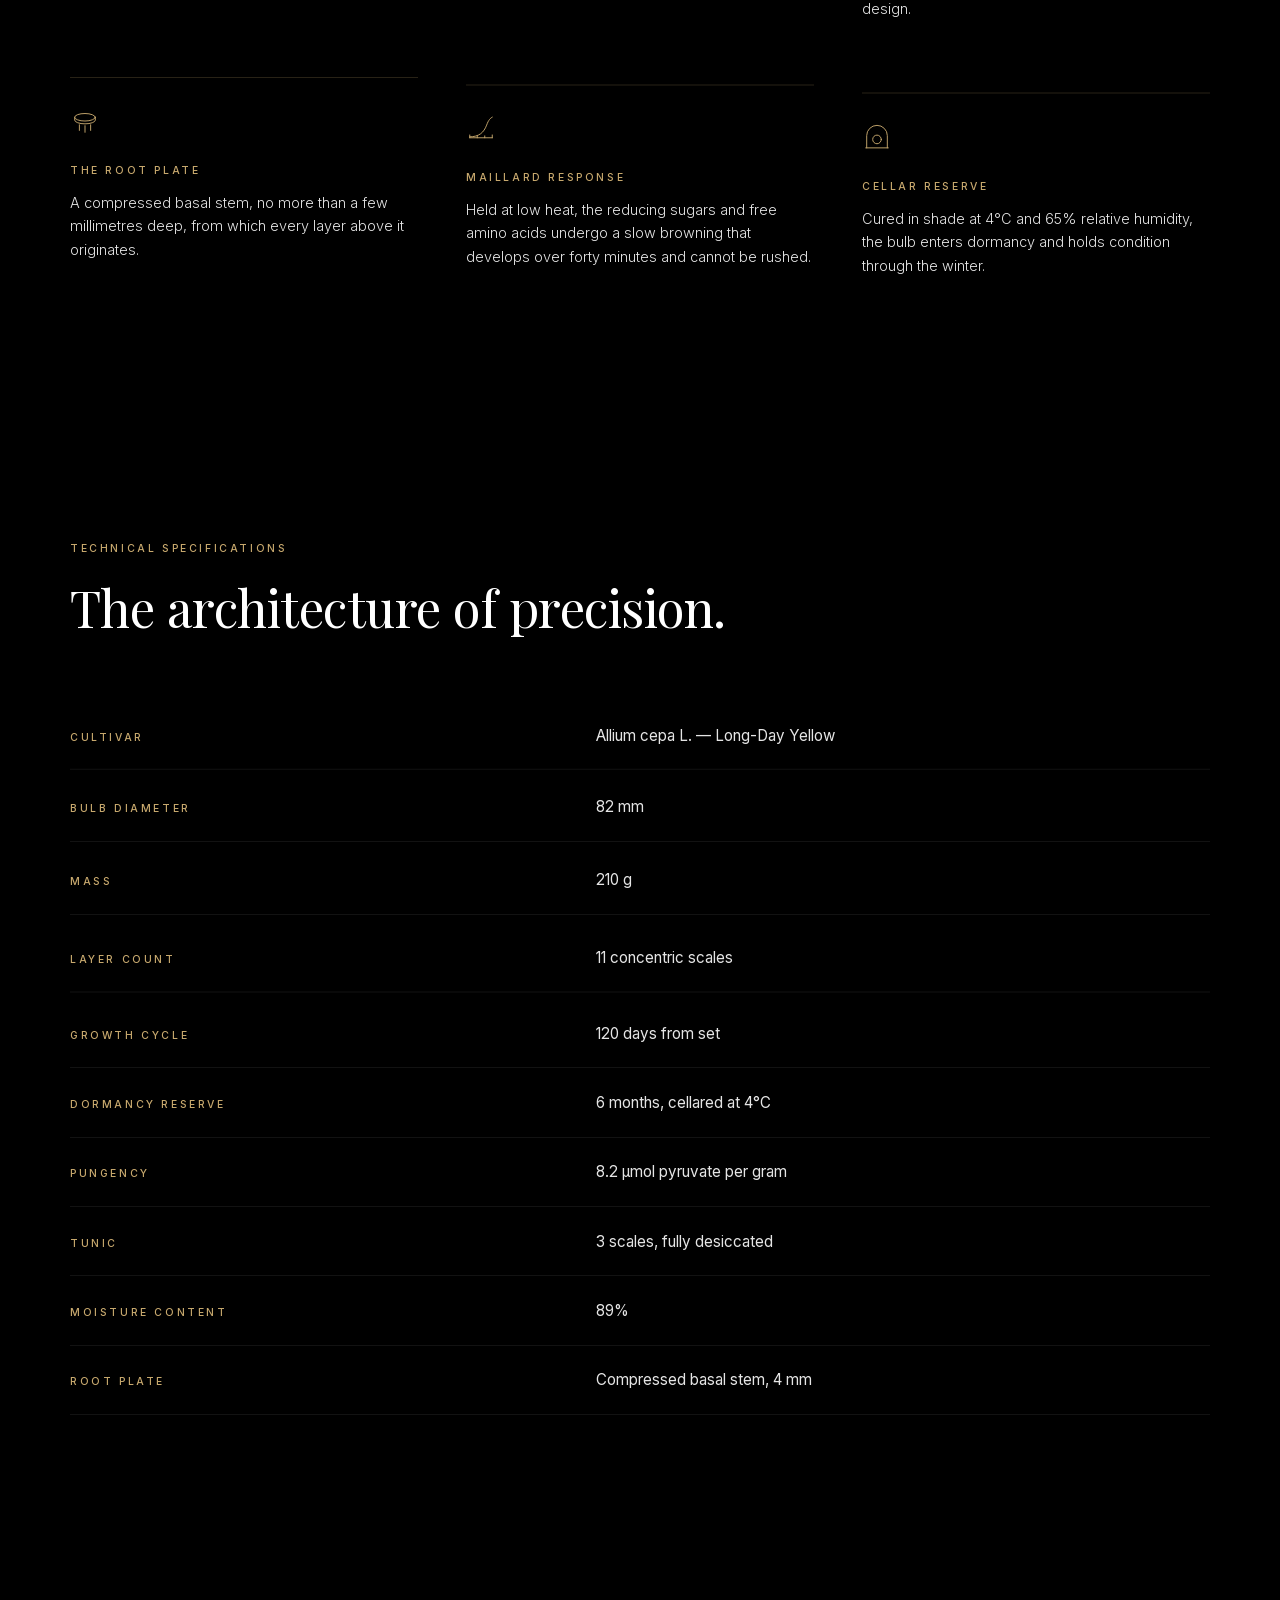
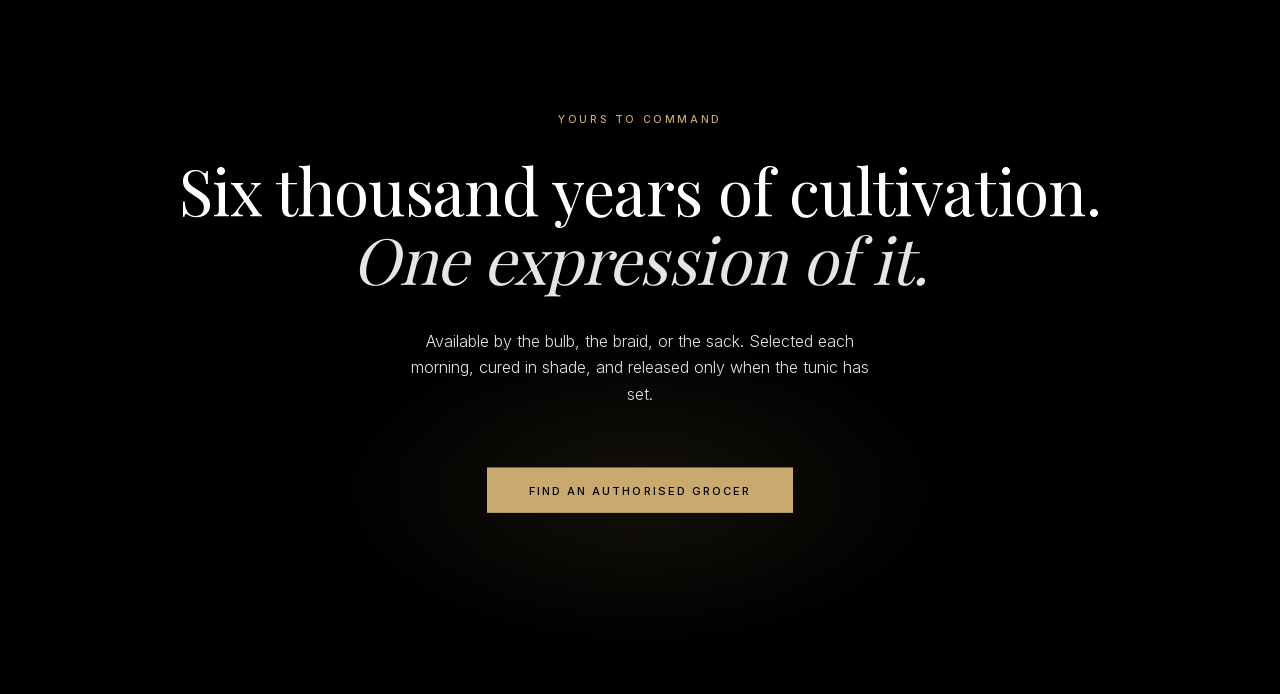
<file: cepa82/index.html>
<!DOCTYPE html><!--WXJqMMqYoubNwWyEC_ls5--><html lang="en" class="__variable_93274c __variable_212ca8"><head><meta charSet="utf-8"/><meta name="viewport" content="width=device-width, initial-scale=1"/><link rel="preload" href="/cepa82/_next/static/media/5c1dcbfbff27328a-s.p.woff2" as="font" crossorigin="" type="font/woff2"/><link rel="preload" href="/cepa82/_next/static/media/e4af272ccee01ff0-s.p.woff2" as="font" crossorigin="" type="font/woff2"/><link rel="stylesheet" href="/cepa82/_next/static/css/a244b736d3a6cdef.css" data-precedence="next"/><link rel="preload" as="script" fetchPriority="low" href="/cepa82/_next/static/chunks/webpack-50734af4fec1f0b3.js"/><script src="/cepa82/_next/static/chunks/4bd1b696-c023c6e3521b1417.js" async=""></script><script src="/cepa82/_next/static/chunks/255-3c5cbaaaffba7ab7.js" async=""></script><script src="/cepa82/_next/static/chunks/main-app-bd1da613df90c559.js" async=""></script><script src="/cepa82/_next/static/chunks/682-c6817a13e91e14dc.js" async=""></script><script src="/cepa82/_next/static/chunks/app/page-0007792d3d90fef2.js" async=""></script><meta name="next-size-adjust" content=""/><title>The Cepa 82 — Maison Allium</title><meta name="description" content="Eleven concentric layers, grown in sequence over a hundred and twenty days. Assembled by nothing but time."/><script src="/cepa82/_next/static/chunks/polyfills-42372ed130431b0a.js" noModule=""></script></head><body><div hidden=""><!--$--><!--/$--></div><main style="background:#000"><div style="height:300vh;position:relative"><div style="position:sticky;top:0;width:100vw;height:100vh;overflow:hidden;background:#000"><canvas style="display:block;width:100%;height:100%"></canvas><div style="position:absolute;inset:0;display:flex;flex-direction:column;justify-content:flex-end;pointer-events:none"><div style="background:linear-gradient(to top, rgba(0,0,0,0.88) 0%, rgba(0,0,0,0.35) 50%, transparent 100%);padding:0 2rem 6.5rem"><div style="max-width:1140px;margin:0 auto"><p class="label" style="margin-bottom:1.5rem;opacity:0;transform:translateY(20px)">Cultivated Since 4000 BCE · Fertile Crescent</p><h1 class="display" style="font-size:clamp(2.4rem, 6vw, 5.5rem);margin-bottom:1.5rem;opacity:0;transform:translateY(20px)">The Cepa 82</h1><p class="body-copy" style="max-width:460px;font-size:1rem;margin-bottom:2.5rem;opacity:0;transform:translateY(20px)">Eleven concentric layers, grown in sequence over a hundred and twenty days. Assembled by nothing but time.</p><a href="#harvest" class="btn btn-solid" style="pointer-events:auto;opacity:0;transform:translateY(20px)">Explore the Harvest</a></div></div></div></div></div><section id="harvest" class="section"><div class="section-inner"><p class="label" style="opacity:0;transform:translateY(24px)">Grown Without Compromise</p><h2 class="display" style="font-size:clamp(2rem, 4vw, 3.5rem);margin-top:1.5rem;max-width:720px;opacity:0;transform:translateY(24px)">Nothing about it is incidental.</h2><div class="feature-grid"><article class="feature-card" style="opacity:0;transform:translateY(24px)"><svg viewBox="0 0 32 32" width="30" height="30" aria-hidden="true" fill="none" stroke="var(--accent)" stroke-width="1" stroke-linecap="round" stroke-linejoin="round"><circle cx="16" cy="16" r="13"></circle><circle cx="16" cy="16" r="9"></circle><circle cx="16" cy="16" r="5"></circle><circle cx="16" cy="16" r="1.3" fill="var(--accent)" stroke="none"></circle></svg><h3 class="label" style="margin-top:1.5rem;margin-bottom:0.85rem;display:block">Concentric Architecture</h3><p class="body-copy" style="font-size:0.9rem">Each layer is a complete modified leaf, laid down in strict sequence from the growth point outward. Nothing is added later.</p></article><article class="feature-card" style="opacity:0;transform:translateY(24px)"><svg viewBox="0 0 32 32" width="30" height="30" aria-hidden="true" fill="none" stroke="var(--accent)" stroke-width="1" stroke-linecap="round" stroke-linejoin="round"><path d="M3 27 C 6 8, 26 8, 29 27"></path><path d="M7.5 28 C 10 14, 22 14, 24.5 28"></path><path d="M12 29 C 13.5 21, 18.5 21, 20 29"></path></svg><h3 class="label" style="margin-top:1.5rem;margin-bottom:0.85rem;display:block">The Golden Tunic</h3><p class="body-copy" style="font-size:0.9rem">Three to four outermost scales desiccate into a translucent papery shell, sealing the bulb against moisture loss for months without intervention.</p></article><article class="feature-card" style="opacity:0;transform:translateY(24px)"><svg viewBox="0 0 32 32" width="30" height="30" aria-hidden="true" fill="none" stroke="var(--accent)" stroke-width="1" stroke-linecap="round" stroke-linejoin="round"><path d="M13.5 5.2 A 11 11 0 0 0 13.5 26.8"></path><path d="M18.5 5.2 A 11 11 0 0 1 18.5 26.8"></path><path d="M16 11.5 v2.4 M16 17.2 v2.4"></path></svg><h3 class="label" style="margin-top:1.5rem;margin-bottom:0.85rem;display:block">Lachrymatory Precision</h3><p class="body-copy" style="font-size:0.9rem">Alliinase and the sulfoxide substrates are held in separate compartments until the moment the tissue is breached. The reaction is instantaneous and by design.</p></article><article class="feature-card" style="opacity:0;transform:translateY(24px)"><svg viewBox="0 0 32 32" width="30" height="30" aria-hidden="true" fill="none" stroke="var(--accent)" stroke-width="1" stroke-linecap="round" stroke-linejoin="round"><ellipse cx="16" cy="12" rx="11" ry="4"></ellipse><path d="M5 12 v3 a 11 4 0 0 0 22 0 v-3"></path><path d="M10 20 v6 M16 21 v7 M22 20 v6"></path></svg><h3 class="label" style="margin-top:1.5rem;margin-bottom:0.85rem;display:block">The Root Plate</h3><p class="body-copy" style="font-size:0.9rem">A compressed basal stem, no more than a few millimetres deep, from which every layer above it originates.</p></article><article class="feature-card" style="opacity:0;transform:translateY(24px)"><svg viewBox="0 0 32 32" width="30" height="30" aria-hidden="true" fill="none" stroke="var(--accent)" stroke-width="1" stroke-linecap="round" stroke-linejoin="round"><path d="M4 26 H28"></path><path d="M4 25 C 14 25, 19 20.5, 22 12.5 C 24 7, 26 5, 28 4"></path><path d="M4 26 v-3 M12 26 v-2 M20 26 v-2 M28 26 v-3"></path></svg><h3 class="label" style="margin-top:1.5rem;margin-bottom:0.85rem;display:block">Maillard Response</h3><p class="body-copy" style="font-size:0.9rem">Held at low heat, the reducing sugars and free amino acids undergo a slow browning that develops over forty minutes and cannot be rushed.</p></article><article class="feature-card" style="opacity:0;transform:translateY(24px)"><svg viewBox="0 0 32 32" width="30" height="30" aria-hidden="true" fill="none" stroke="var(--accent)" stroke-width="1" stroke-linecap="round" stroke-linejoin="round"><path d="M5 28 V15 a 11 11 0 0 1 22 0 V28"></path><path d="M4 28 H28"></path><circle cx="16" cy="19" r="4.6"></circle></svg><h3 class="label" style="margin-top:1.5rem;margin-bottom:0.85rem;display:block">Cellar Reserve</h3><p class="body-copy" style="font-size:0.9rem">Cured in shade at 4°C and 65% relative humidity, the bulb enters dormancy and holds condition through the winter.</p></article></div></div></section><section class="section"><div class="section-inner"><p class="label" style="opacity:0;transform:translateY(24px)">Technical Specifications</p><h2 class="display" style="font-size:clamp(2rem, 4vw, 3.5rem);margin-top:1.5rem;margin-bottom:4rem;opacity:0;transform:translateY(24px)">The architecture of precision.</h2><div><div class="spec-row" style="opacity:0;transform:translateY(24px)"><span class="label">Cultivar</span><span class="body-copy" style="font-size:0.95rem;font-weight:400">Allium cepa L. — Long-Day Yellow</span></div><div class="spec-row" style="opacity:0;transform:translateY(24px)"><span class="label">Bulb Diameter</span><span class="body-copy" style="font-size:0.95rem;font-weight:400">82 mm</span></div><div class="spec-row" style="opacity:0;transform:translateY(24px)"><span class="label">Mass</span><span class="body-copy" style="font-size:0.95rem;font-weight:400">210 g</span></div><div class="spec-row" style="opacity:0;transform:translateY(24px)"><span class="label">Layer Count</span><span class="body-copy" style="font-size:0.95rem;font-weight:400">11 concentric scales</span></div><div class="spec-row" style="opacity:0;transform:translateY(24px)"><span class="label">Growth Cycle</span><span class="body-copy" style="font-size:0.95rem;font-weight:400">120 days from set</span></div><div class="spec-row" style="opacity:0;transform:translateY(24px)"><span class="label">Dormancy Reserve</span><span class="body-copy" style="font-size:0.95rem;font-weight:400">6 months, cellared at 4°C</span></div><div class="spec-row" style="opacity:0;transform:translateY(24px)"><span class="label">Pungency</span><span class="body-copy" style="font-size:0.95rem;font-weight:400">8.2 µmol pyruvate per gram</span></div><div class="spec-row" style="opacity:0;transform:translateY(24px)"><span class="label">Tunic</span><span class="body-copy" style="font-size:0.95rem;font-weight:400">3 scales, fully desiccated</span></div><div class="spec-row" style="opacity:0;transform:translateY(24px)"><span class="label">Moisture Content</span><span class="body-copy" style="font-size:0.95rem;font-weight:400">89%</span></div><div class="spec-row" style="opacity:0;transform:translateY(24px)"><span class="label">Root Plate</span><span class="body-copy" style="font-size:0.95rem;font-weight:400">Compressed basal stem, 4 mm</span></div></div></div></section><section class="section" style="padding-top:11rem;padding-bottom:12rem"><div class="section-inner" style="text-align:center"><p class="label" style="opacity:0;transform:translateY(24px)">Yours to Command</p><h2 class="display" style="font-size:clamp(2.2rem, 5vw, 4.5rem);margin-top:1.75rem;opacity:0;transform:translateY(24px)">Six thousand years of cultivation.<br/><em style="color:var(--text-body)">One expression of it.</em></h2><p class="body-copy" style="max-width:480px;margin:2rem auto 0;font-size:1rem;opacity:0;transform:translateY(24px)">Available by the bulb, the braid, or the sack. Selected each morning, cured in shade, and released only when the tunic has set.</p><div style="position:relative;margin-top:3.5rem;display:inline-block;opacity:0;transform:translateY(24px)"><span aria-hidden="true" style="position:absolute;left:50%;top:50%;transform:translate(-50%, -50%);width:620px;height:320px;max-width:92vw;pointer-events:none;background:radial-gradient(ellipse, rgba(200,169,110,0.10) 0%, transparent 70%)"></span><a href="#harvest" class="btn btn-ghost" tabindex="0" style="position:relative">Find an Authorised Grocer</a></div></div></section></main><!--$--><!--/$--><script src="/cepa82/_next/static/chunks/webpack-50734af4fec1f0b3.js" id="_R_" async=""></script><script>(self.__next_f=self.__next_f||[]).push([0])</script><script>self.__next_f.push([1,"1:\"$Sreact.fragment\"\n2:I[9766,[],\"\"]\n3:I[8924,[],\"\"]\n4:I[9053,[\"682\",\"static/chunks/682-c6817a13e91e14dc.js\",\"974\",\"static/chunks/app/page-0007792d3d90fef2.js\"],\"default\"]\n5:I[3667,[\"682\",\"static/chunks/682-c6817a13e91e14dc.js\",\"974\",\"static/chunks/app/page-0007792d3d90fef2.js\"],\"default\"]\n6:I[7019,[\"682\",\"static/chunks/682-c6817a13e91e14dc.js\",\"974\",\"static/chunks/app/page-0007792d3d90fef2.js\"],\"default\"]\n7:I[9583,[\"682\",\"static/chunks/682-c6817a13e91e14dc.js\",\"974\",\"static/chunks/app/page-0007792d3d90fef2.js\"],\"default\"]\n8:I[4431,[],\"OutletBoundary\"]\na:I[5278,[],\"AsyncMetadataOutlet\"]\nc:I[4431,[],\"ViewportBoundary\"]\ne:I[4431,[],\"MetadataBoundary\"]\nf:\"$Sreact.suspense\"\n11:I[7150,[],\"\"]\n:HL[\"/cepa82/_next/static/media/5c1dcbfbff27328a-s.p.woff2\",\"font\",{\"crossOrigin\":\"\",\"type\":\"font/woff2\"}]\n:HL[\"/cepa82/_next/static/media/e4af272ccee01ff0-s.p.woff2\",\"font\",{\"crossOrigin\":\"\",\"type\":\"font/woff2\"}]\n:HL[\"/cepa82/_next/static/css/a244b736d3a6cdef.css\",\"style\"]\n"])</script><script>self.__next_f.push([1,"0:{\"P\":null,\"b\":\"WXJqMMqYoubNwWyEC_ls5\",\"p\":\"/cepa82\",\"c\":[\"\",\"\"],\"i\":false,\"f\":[[[\"\",{\"children\":[\"__PAGE__\",{}]},\"$undefined\",\"$undefined\",true],[\"\",[\"$\",\"$1\",\"c\",{\"children\":[[[\"$\",\"link\",\"0\",{\"rel\":\"stylesheet\",\"href\":\"/cepa82/_next/static/css/a244b736d3a6cdef.css\",\"precedence\":\"next\",\"crossOrigin\":\"$undefined\",\"nonce\":\"$undefined\"}]],[\"$\",\"html\",null,{\"lang\":\"en\",\"className\":\"__variable_93274c __variable_212ca8\",\"children\":[\"$\",\"body\",null,{\"children\":[\"$\",\"$L2\",null,{\"parallelRouterKey\":\"children\",\"error\":\"$undefined\",\"errorStyles\":\"$undefined\",\"errorScripts\":\"$undefined\",\"template\":[\"$\",\"$L3\",null,{}],\"templateStyles\":\"$undefined\",\"templateScripts\":\"$undefined\",\"notFound\":[[[\"$\",\"title\",null,{\"children\":\"404: This page could not be found.\"}],[\"$\",\"div\",null,{\"style\":{\"fontFamily\":\"system-ui,\\\"Segoe UI\\\",Roboto,Helvetica,Arial,sans-serif,\\\"Apple Color Emoji\\\",\\\"Segoe UI Emoji\\\"\",\"height\":\"100vh\",\"textAlign\":\"center\",\"display\":\"flex\",\"flexDirection\":\"column\",\"alignItems\":\"center\",\"justifyContent\":\"center\"},\"children\":[\"$\",\"div\",null,{\"children\":[[\"$\",\"style\",null,{\"dangerouslySetInnerHTML\":{\"__html\":\"body{color:#000;background:#fff;margin:0}.next-error-h1{border-right:1px solid rgba(0,0,0,.3)}@media (prefers-color-scheme:dark){body{color:#fff;background:#000}.next-error-h1{border-right:1px solid rgba(255,255,255,.3)}}\"}}],[\"$\",\"h1\",null,{\"className\":\"next-error-h1\",\"style\":{\"display\":\"inline-block\",\"margin\":\"0 20px 0 0\",\"padding\":\"0 23px 0 0\",\"fontSize\":24,\"fontWeight\":500,\"verticalAlign\":\"top\",\"lineHeight\":\"49px\"},\"children\":404}],[\"$\",\"div\",null,{\"style\":{\"display\":\"inline-block\"},\"children\":[\"$\",\"h2\",null,{\"style\":{\"fontSize\":14,\"fontWeight\":400,\"lineHeight\":\"49px\",\"margin\":0},\"children\":\"This page could not be found.\"}]}]]}]}]],[]],\"forbidden\":\"$undefined\",\"unauthorized\":\"$undefined\"}]}]}]]}],{\"children\":[\"__PAGE__\",[\"$\",\"$1\",\"c\",{\"children\":[[\"$\",\"main\",null,{\"style\":{\"background\":\"#000\"},\"children\":[[\"$\",\"$L4\",null,{}],[\"$\",\"$L5\",null,{}],[\"$\",\"$L6\",null,{}],[\"$\",\"$L7\",null,{}]]}],null,[\"$\",\"$L8\",null,{\"children\":[\"$L9\",[\"$\",\"$La\",null,{\"promise\":\"$@b\"}]]}]]}],{},null,false]},null,false],[\"$\",\"$1\",\"h\",{\"children\":[null,[[\"$\",\"$Lc\",null,{\"children\":\"$Ld\"}],[\"$\",\"meta\",null,{\"name\":\"next-size-adjust\",\"content\":\"\"}]],[\"$\",\"$Le\",null,{\"children\":[\"$\",\"div\",null,{\"hidden\":true,\"children\":[\"$\",\"$f\",null,{\"fallback\":null,\"children\":\"$L10\"}]}]}]]}],false]],\"m\":\"$undefined\",\"G\":[\"$11\",[]],\"s\":false,\"S\":true}\n"])</script><script>self.__next_f.push([1,"d:[[\"$\",\"meta\",\"0\",{\"charSet\":\"utf-8\"}],[\"$\",\"meta\",\"1\",{\"name\":\"viewport\",\"content\":\"width=device-width, initial-scale=1\"}]]\n9:null\n"])</script><script>self.__next_f.push([1,"b:{\"metadata\":[[\"$\",\"title\",\"0\",{\"children\":\"The Cepa 82 — Maison Allium\"}],[\"$\",\"meta\",\"1\",{\"name\":\"description\",\"content\":\"Eleven concentric layers, grown in sequence over a hundred and twenty days. Assembled by nothing but time.\"}]],\"error\":null,\"digest\":\"$undefined\"}\n"])</script><script>self.__next_f.push([1,"10:\"$b:metadata\"\n"])</script></body></html>
</file>
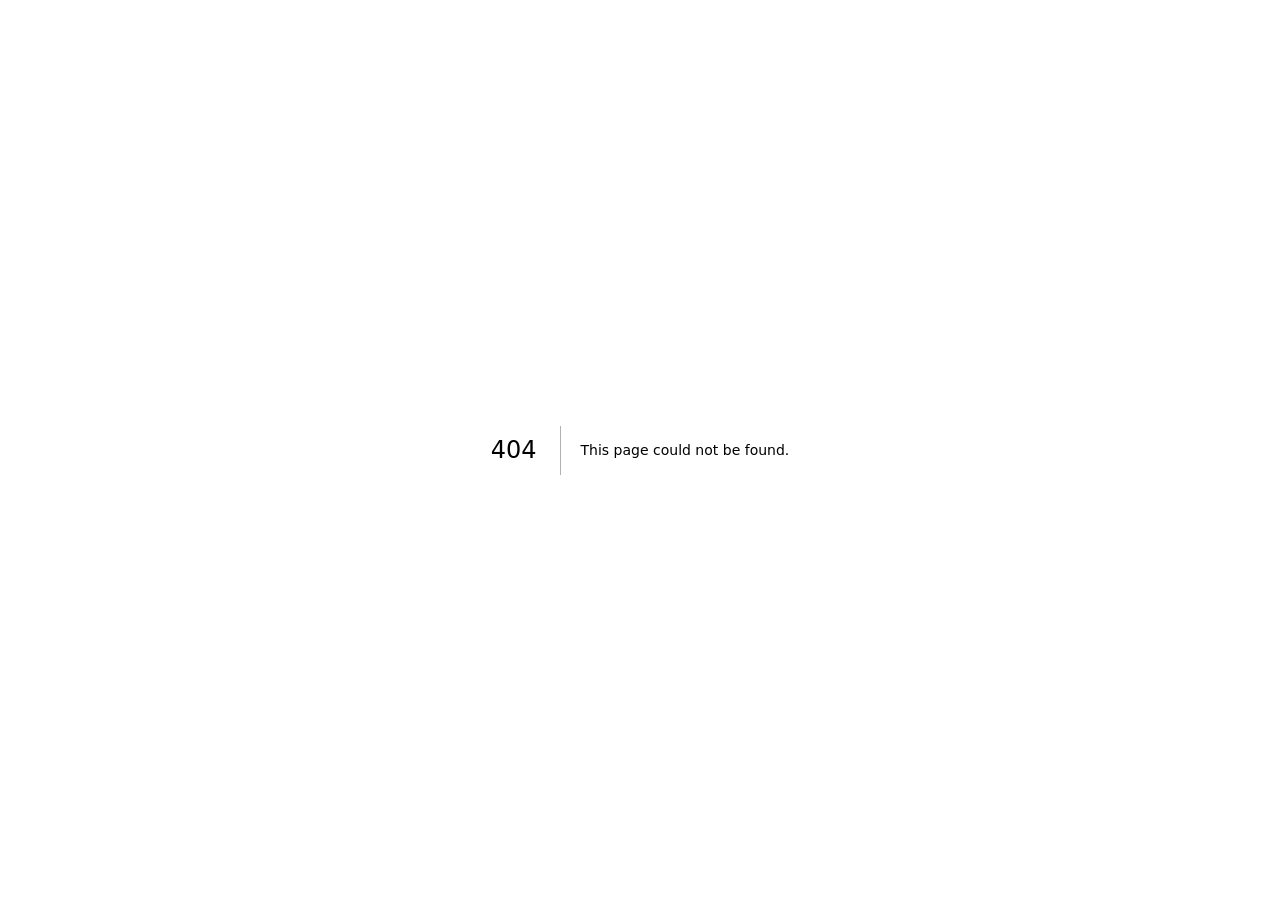
<file: cepa82/404/index.html>
<!DOCTYPE html><!--WXJqMMqYoubNwWyEC_ls5--><html lang="en" class="__variable_93274c __variable_212ca8"><head><meta charSet="utf-8"/><meta name="viewport" content="width=device-width, initial-scale=1"/><link rel="preload" href="/cepa82/_next/static/media/5c1dcbfbff27328a-s.p.woff2" as="font" crossorigin="" type="font/woff2"/><link rel="preload" href="/cepa82/_next/static/media/e4af272ccee01ff0-s.p.woff2" as="font" crossorigin="" type="font/woff2"/><link rel="stylesheet" href="/cepa82/_next/static/css/a244b736d3a6cdef.css" data-precedence="next"/><link rel="preload" as="script" fetchPriority="low" href="/cepa82/_next/static/chunks/webpack-50734af4fec1f0b3.js"/><script src="/cepa82/_next/static/chunks/4bd1b696-c023c6e3521b1417.js" async=""></script><script src="/cepa82/_next/static/chunks/255-3c5cbaaaffba7ab7.js" async=""></script><script src="/cepa82/_next/static/chunks/main-app-bd1da613df90c559.js" async=""></script><meta name="robots" content="noindex"/><meta name="next-size-adjust" content=""/><title>404: This page could not be found.</title><title>The Cepa 82 — Maison Allium</title><meta name="description" content="Eleven concentric layers, grown in sequence over a hundred and twenty days. Assembled by nothing but time."/><script src="/cepa82/_next/static/chunks/polyfills-42372ed130431b0a.js" noModule=""></script></head><body><div hidden=""><!--$--><!--/$--></div><div style="font-family:system-ui,&quot;Segoe UI&quot;,Roboto,Helvetica,Arial,sans-serif,&quot;Apple Color Emoji&quot;,&quot;Segoe UI Emoji&quot;;height:100vh;text-align:center;display:flex;flex-direction:column;align-items:center;justify-content:center"><div><style>body{color:#000;background:#fff;margin:0}.next-error-h1{border-right:1px solid rgba(0,0,0,.3)}@media (prefers-color-scheme:dark){body{color:#fff;background:#000}.next-error-h1{border-right:1px solid rgba(255,255,255,.3)}}</style><h1 class="next-error-h1" style="display:inline-block;margin:0 20px 0 0;padding:0 23px 0 0;font-size:24px;font-weight:500;vertical-align:top;line-height:49px">404</h1><div style="display:inline-block"><h2 style="font-size:14px;font-weight:400;line-height:49px;margin:0">This page could not be found.</h2></div></div></div><!--$--><!--/$--><script src="/cepa82/_next/static/chunks/webpack-50734af4fec1f0b3.js" id="_R_" async=""></script><script>(self.__next_f=self.__next_f||[]).push([0])</script><script>self.__next_f.push([1,"1:\"$Sreact.fragment\"\n2:I[9766,[],\"\"]\n3:I[8924,[],\"\"]\n4:I[4431,[],\"OutletBoundary\"]\n6:I[5278,[],\"AsyncMetadataOutlet\"]\n8:I[4431,[],\"ViewportBoundary\"]\na:I[4431,[],\"MetadataBoundary\"]\nb:\"$Sreact.suspense\"\nd:I[7150,[],\"\"]\n:HL[\"/cepa82/_next/static/media/5c1dcbfbff27328a-s.p.woff2\",\"font\",{\"crossOrigin\":\"\",\"type\":\"font/woff2\"}]\n:HL[\"/cepa82/_next/static/media/e4af272ccee01ff0-s.p.woff2\",\"font\",{\"crossOrigin\":\"\",\"type\":\"font/woff2\"}]\n:HL[\"/cepa82/_next/static/css/a244b736d3a6cdef.css\",\"style\"]\n"])</script><script>self.__next_f.push([1,"0:{\"P\":null,\"b\":\"WXJqMMqYoubNwWyEC_ls5\",\"p\":\"/cepa82\",\"c\":[\"\",\"_not-found\",\"\"],\"i\":false,\"f\":[[[\"\",{\"children\":[\"/_not-found\",{\"children\":[\"__PAGE__\",{}]}]},\"$undefined\",\"$undefined\",true],[\"\",[\"$\",\"$1\",\"c\",{\"children\":[[[\"$\",\"link\",\"0\",{\"rel\":\"stylesheet\",\"href\":\"/cepa82/_next/static/css/a244b736d3a6cdef.css\",\"precedence\":\"next\",\"crossOrigin\":\"$undefined\",\"nonce\":\"$undefined\"}]],[\"$\",\"html\",null,{\"lang\":\"en\",\"className\":\"__variable_93274c __variable_212ca8\",\"children\":[\"$\",\"body\",null,{\"children\":[\"$\",\"$L2\",null,{\"parallelRouterKey\":\"children\",\"error\":\"$undefined\",\"errorStyles\":\"$undefined\",\"errorScripts\":\"$undefined\",\"template\":[\"$\",\"$L3\",null,{}],\"templateStyles\":\"$undefined\",\"templateScripts\":\"$undefined\",\"notFound\":\"$undefined\",\"forbidden\":\"$undefined\",\"unauthorized\":\"$undefined\"}]}]}]]}],{\"children\":[\"/_not-found\",[\"$\",\"$1\",\"c\",{\"children\":[null,[\"$\",\"$L2\",null,{\"parallelRouterKey\":\"children\",\"error\":\"$undefined\",\"errorStyles\":\"$undefined\",\"errorScripts\":\"$undefined\",\"template\":[\"$\",\"$L3\",null,{}],\"templateStyles\":\"$undefined\",\"templateScripts\":\"$undefined\",\"notFound\":\"$undefined\",\"forbidden\":\"$undefined\",\"unauthorized\":\"$undefined\"}]]}],{\"children\":[\"__PAGE__\",[\"$\",\"$1\",\"c\",{\"children\":[[[\"$\",\"title\",null,{\"children\":\"404: This page could not be found.\"}],[\"$\",\"div\",null,{\"style\":{\"fontFamily\":\"system-ui,\\\"Segoe UI\\\",Roboto,Helvetica,Arial,sans-serif,\\\"Apple Color Emoji\\\",\\\"Segoe UI Emoji\\\"\",\"height\":\"100vh\",\"textAlign\":\"center\",\"display\":\"flex\",\"flexDirection\":\"column\",\"alignItems\":\"center\",\"justifyContent\":\"center\"},\"children\":[\"$\",\"div\",null,{\"children\":[[\"$\",\"style\",null,{\"dangerouslySetInnerHTML\":{\"__html\":\"body{color:#000;background:#fff;margin:0}.next-error-h1{border-right:1px solid rgba(0,0,0,.3)}@media (prefers-color-scheme:dark){body{color:#fff;background:#000}.next-error-h1{border-right:1px solid rgba(255,255,255,.3)}}\"}}],[\"$\",\"h1\",null,{\"className\":\"next-error-h1\",\"style\":{\"display\":\"inline-block\",\"margin\":\"0 20px 0 0\",\"padding\":\"0 23px 0 0\",\"fontSize\":24,\"fontWeight\":500,\"verticalAlign\":\"top\",\"lineHeight\":\"49px\"},\"children\":404}],[\"$\",\"div\",null,{\"style\":{\"display\":\"inline-block\"},\"children\":[\"$\",\"h2\",null,{\"style\":{\"fontSize\":14,\"fontWeight\":400,\"lineHeight\":\"49px\",\"margin\":0},\"children\":\"This page could not be found.\"}]}]]}]}]],null,[\"$\",\"$L4\",null,{\"children\":[\"$L5\",[\"$\",\"$L6\",null,{\"promise\":\"$@7\"}]]}]]}],{},null,false]},null,false]},null,false],[\"$\",\"$1\",\"h\",{\"children\":[[\"$\",\"meta\",null,{\"name\":\"robots\",\"content\":\"noindex\"}],[[\"$\",\"$L8\",null,{\"children\":\"$L9\"}],[\"$\",\"meta\",null,{\"name\":\"next-size-adjust\",\"content\":\"\"}]],[\"$\",\"$La\",null,{\"children\":[\"$\",\"div\",null,{\"hidden\":true,\"children\":[\"$\",\"$b\",null,{\"fallback\":null,\"children\":\"$Lc\"}]}]}]]}],false]],\"m\":\"$undefined\",\"G\":[\"$d\",[]],\"s\":false,\"S\":true}\n"])</script><script>self.__next_f.push([1,"9:[[\"$\",\"meta\",\"0\",{\"charSet\":\"utf-8\"}],[\"$\",\"meta\",\"1\",{\"name\":\"viewport\",\"content\":\"width=device-width, initial-scale=1\"}]]\n5:null\n"])</script><script>self.__next_f.push([1,"7:{\"metadata\":[[\"$\",\"title\",\"0\",{\"children\":\"The Cepa 82 — Maison Allium\"}],[\"$\",\"meta\",\"1\",{\"name\":\"description\",\"content\":\"Eleven concentric layers, grown in sequence over a hundred and twenty days. Assembled by nothing but time.\"}]],\"error\":null,\"digest\":\"$undefined\"}\n"])</script><script>self.__next_f.push([1,"c:\"$7:metadata\"\n"])</script></body></html>
</file>
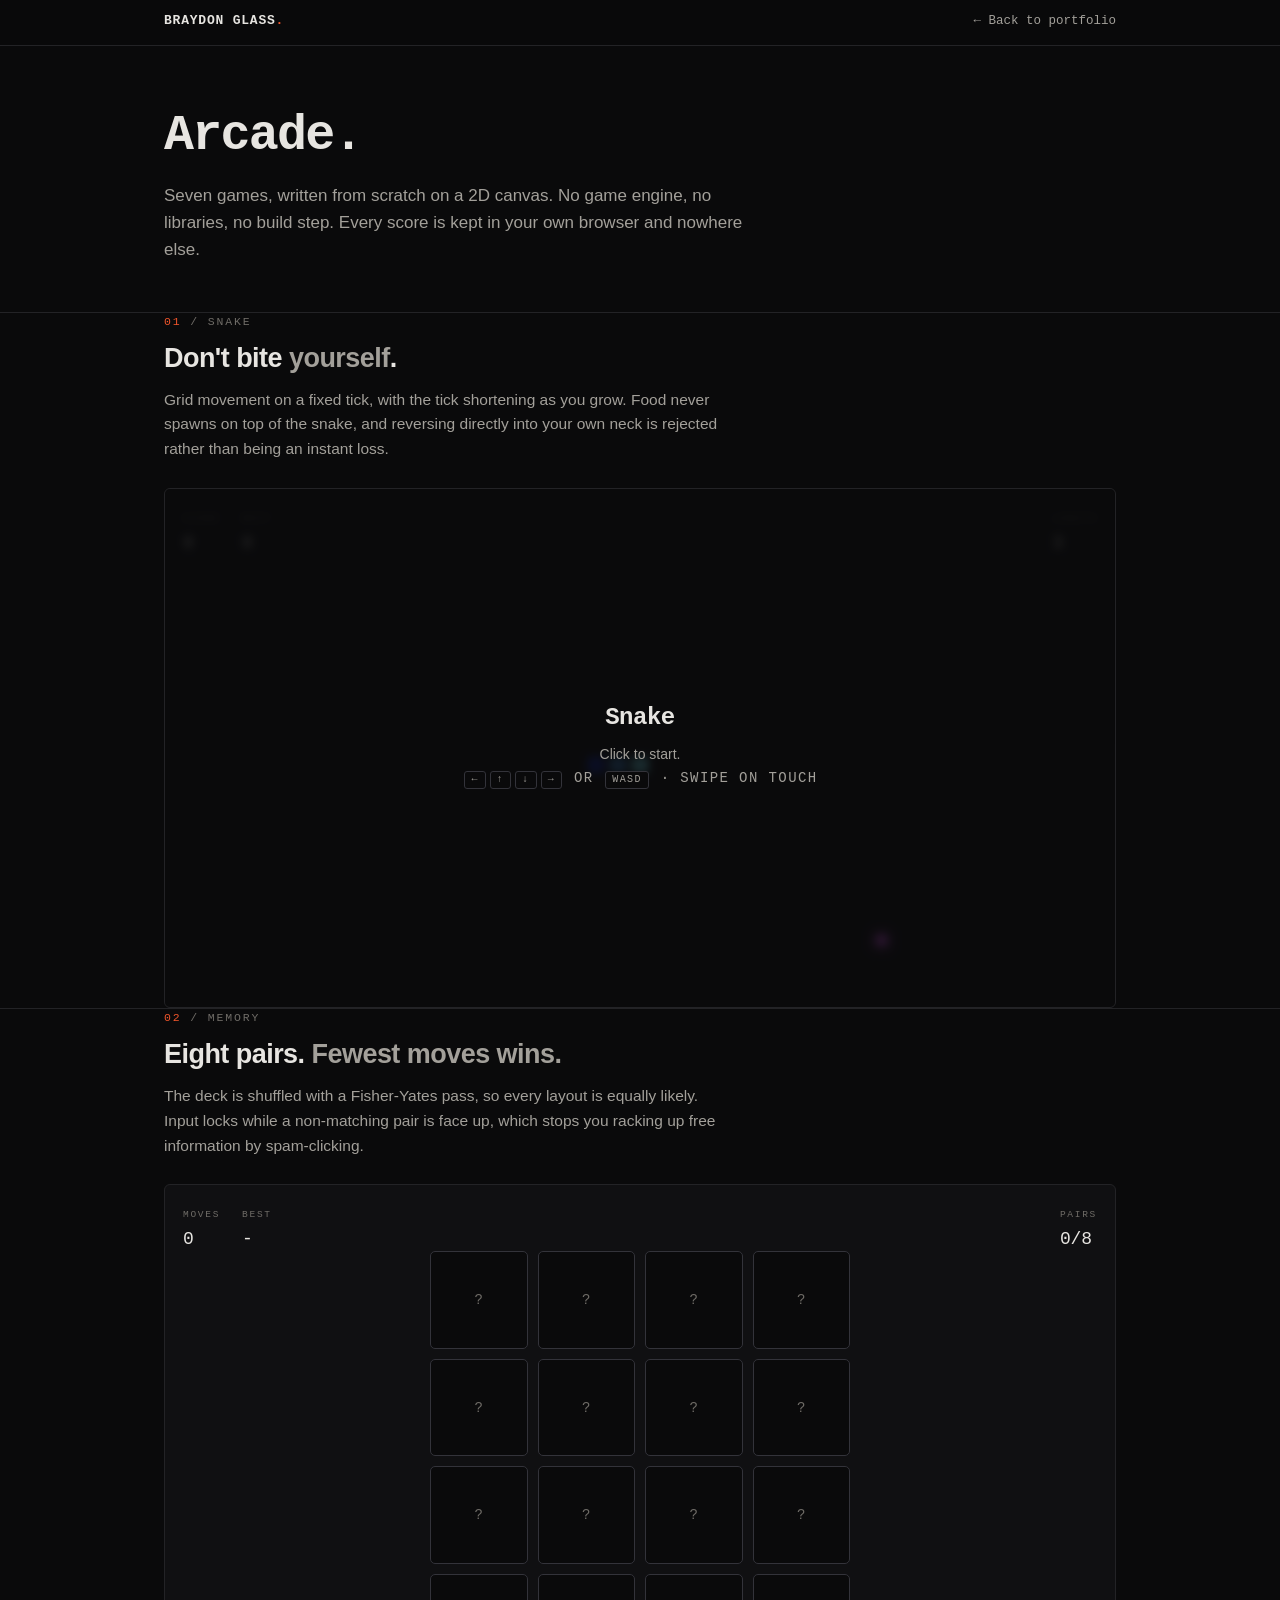
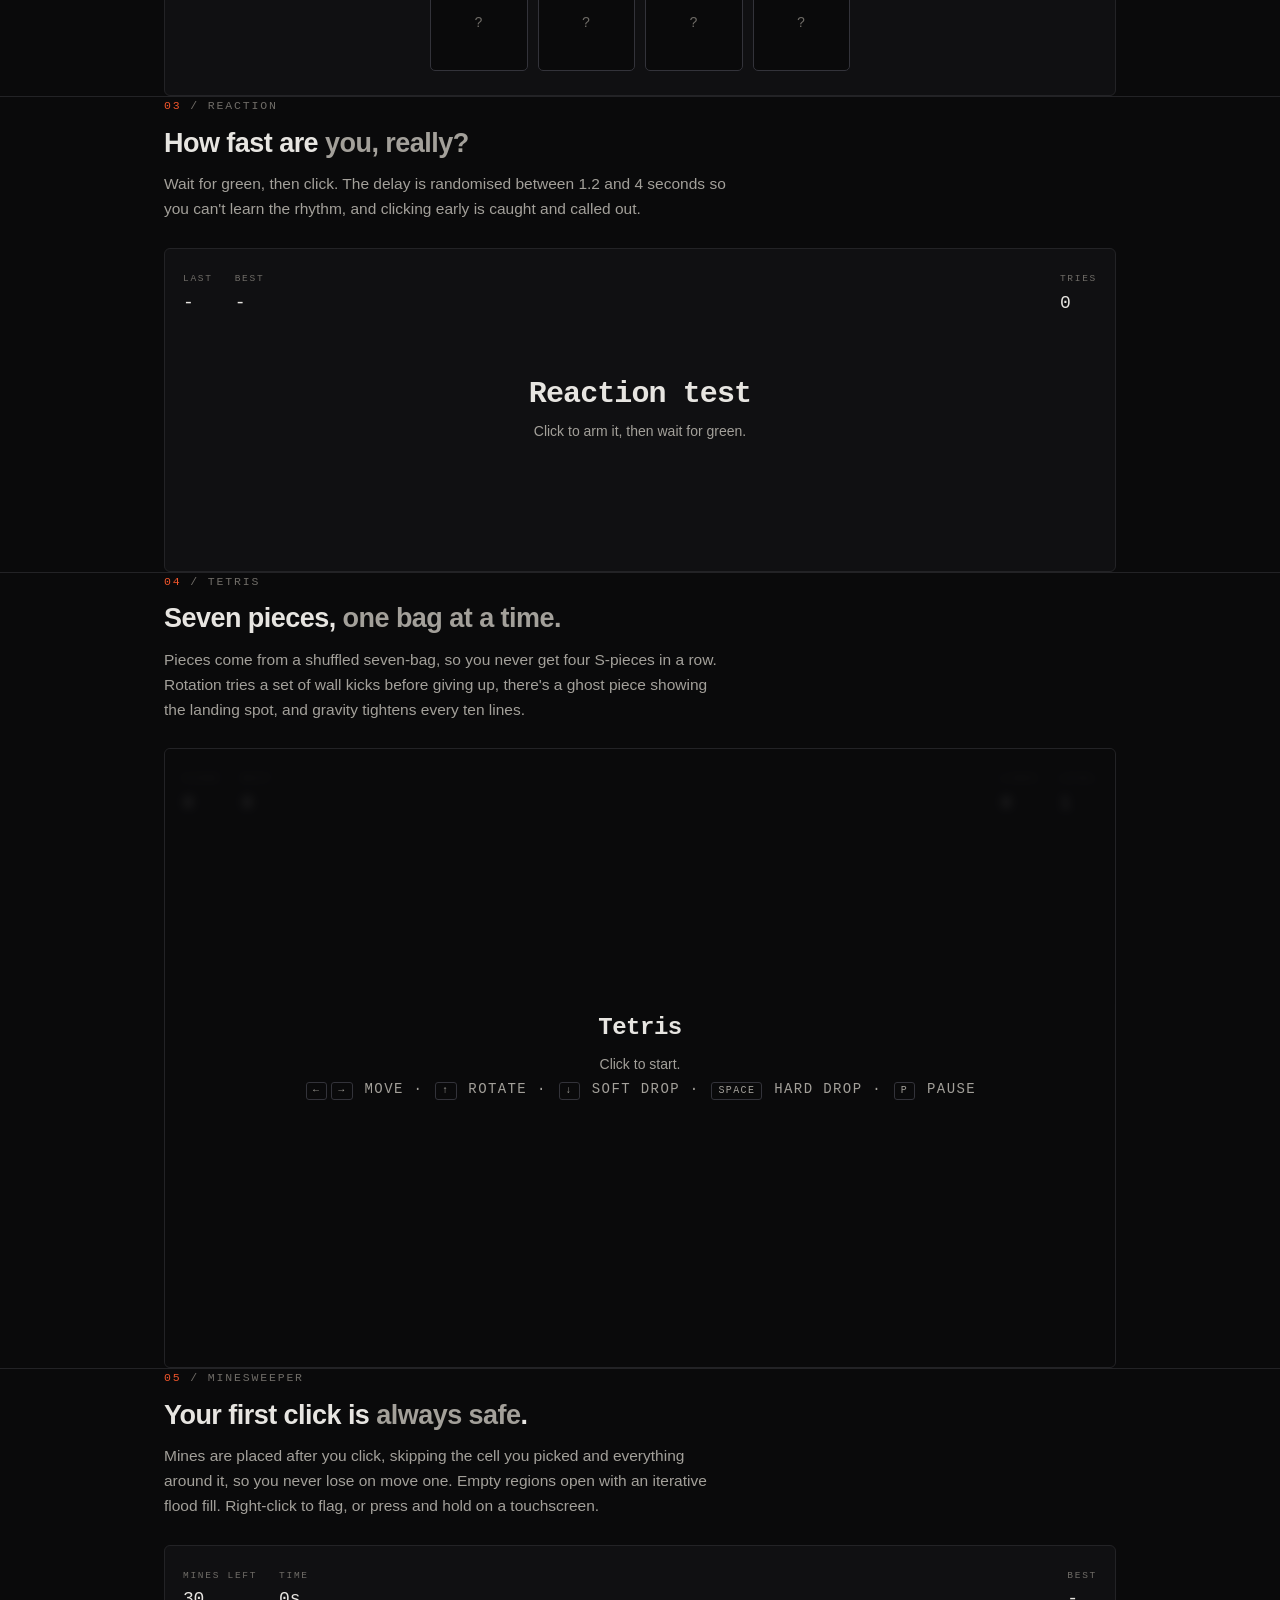
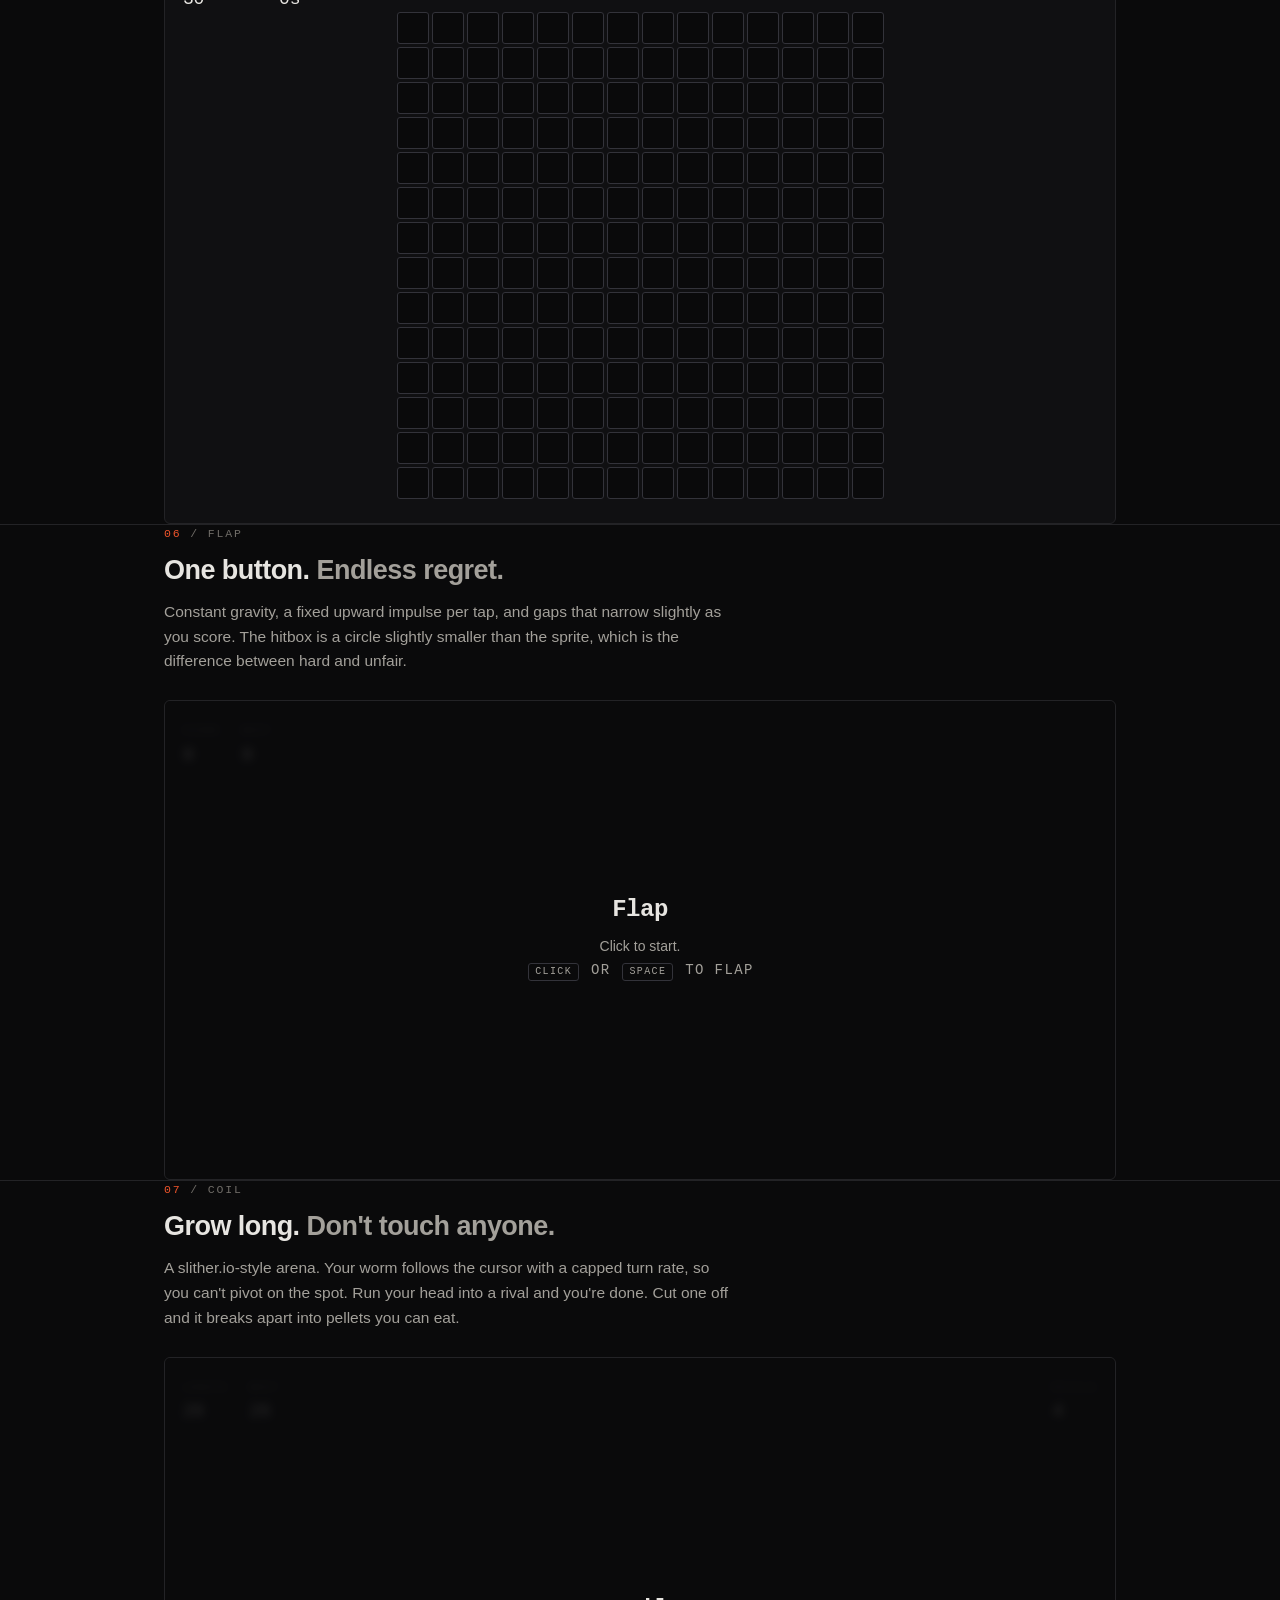
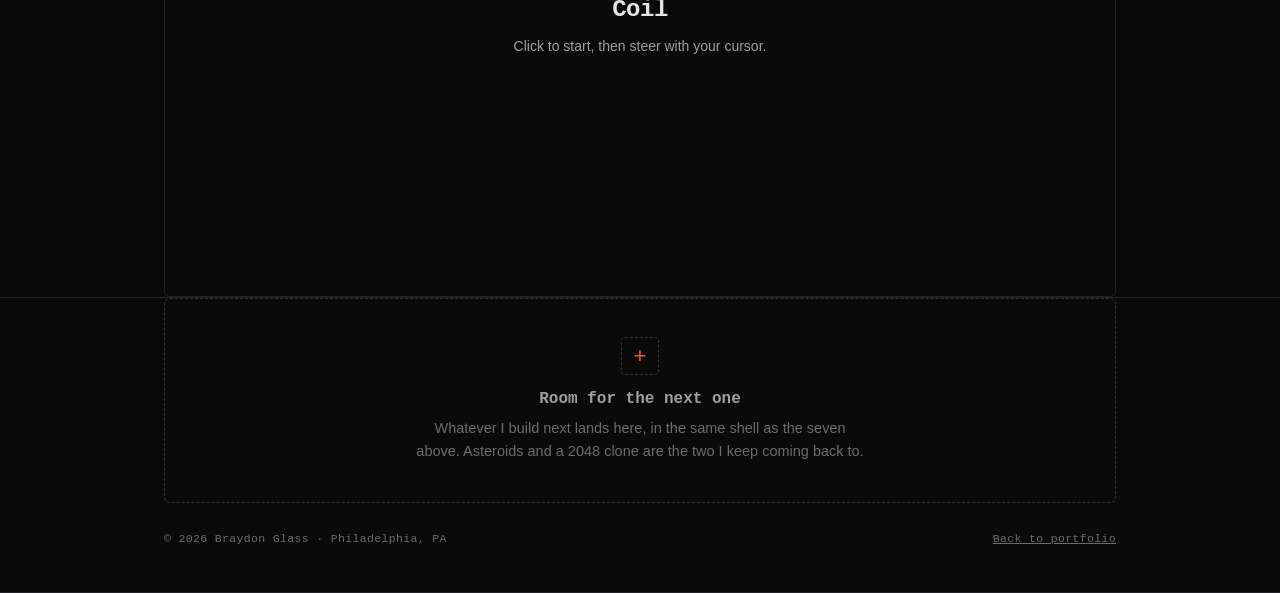
<file: games.html>
<!DOCTYPE html>
<html lang="en">
<head>
<meta charset="UTF-8">
<meta name="viewport" content="width=device-width, initial-scale=1">
<title>Arcade · Braydon Glass</title>
<meta name="description" content="A few small games built from scratch by Braydon Glass. No libraries, no build step.">
<style>
:root{
  --bg:#0a0a0b;
  --raise:#101012;
  --ink:#e7e5e1;
  --mid:#a3a09a;
  --dim:#6f6c67;
  --rule:#232326;
  --rule-2:#33333a;
  --accent:#f0552b;
  --mono:ui-monospace,SFMono-Regular,"SF Mono",Menlo,Consolas,"Liberation Mono",monospace;
  --sans:-apple-system,BlinkMacSystemFont,"Segoe UI",Helvetica,Arial,sans-serif;
  --pad:clamp(20px,5vw,64px);
  --col:clamp(96px,13vw,168px);
}
*,*::before,*::after{ box-sizing:border-box; }
html{ scroll-behavior:smooth; -webkit-text-size-adjust:100%; }
body{
  margin:0; background:var(--bg); color:var(--ink);
  font-family:var(--sans); font-size:16px; line-height:1.6;
  -webkit-font-smoothing:antialiased;
}
a{ color:inherit; }
.shell,.wrap{ max-width:1080px; margin-inline:auto; padding-inline:var(--pad); }

/* masthead */
.masthead{
  position:sticky; top:0; z-index:50;
  background:color-mix(in srgb, var(--bg) 88%, transparent);
  backdrop-filter:saturate(140%) blur(10px);
  -webkit-backdrop-filter:saturate(140%) blur(10px);
  border-bottom:1px solid var(--rule);
}
.masthead .inner{
  max-width:1080px; margin-inline:auto; padding:14px var(--pad);
  display:flex; align-items:baseline; justify-content:space-between; gap:20px;
}
.wordmark{ font:600 13px/1 var(--mono); letter-spacing:.06em; text-decoration:none; white-space:nowrap; }
.wordmark s{ text-decoration:none; color:var(--accent); }
.back{
  font:500 12.5px/1 var(--mono); color:var(--mid); text-decoration:none;
  border-bottom:1px solid transparent; padding-bottom:2px;
}
.back:hover{ color:var(--ink); border-bottom-color:var(--accent); }

main{ position:relative; }
section{ border-bottom:1px solid var(--rule); }
.hero{ padding:64px 0 48px; }
.hero h1{ margin:0; font:600 clamp(30px,5.4vw,50px)/1.05 var(--mono); letter-spacing:-.035em; }
.hero p{ margin:20px 0 0; max-width:62ch; color:var(--mid); font-size:17px; }

.row{ display:grid; grid-template-columns:var(--col) 1fr; gap:clamp(16px,4vw,48px); padding:52px 0; }
.lbl{
  margin:0 0 12px;
  font:500 11.5px/1.5 var(--mono); letter-spacing:.16em; text-transform:uppercase; color:var(--dim);
}
.lbl em{ font-style:normal; color:var(--accent); }
.sec-head{ margin-bottom:26px; }
.sec-title{ margin:0; font:600 clamp(20px,2.8vw,27px)/1.25 var(--sans); letter-spacing:-.02em; }
.sec-title span{ color:var(--mid); }
.sec-sub{ margin:12px 0 0; max-width:66ch; color:var(--mid); font-size:15.5px; }

/* panels are flat now: hairline, no glow */
.panel{ position:relative; border:1px solid var(--rule); border-radius:6px; background:var(--raise); }

.btn{
  display:inline-flex; align-items:center; gap:8px; padding:11px 18px; border-radius:5px;
  text-decoration:none; cursor:pointer; border:1px solid var(--rule-2); background:transparent;
  color:var(--ink); font:500 13px/1 var(--mono); letter-spacing:.02em;
  transition:border-color .18s ease, color .18s ease;
}
.btn:hover{ border-color:var(--accent); color:var(--accent); }
.btn-primary{ border-color:var(--accent); color:var(--accent); }
.btn-primary:hover{ background:color-mix(in srgb,var(--accent) 12%,transparent); }

.rv{ opacity:0; transition:opacity .5s ease; }
.rv.in{ opacity:1; }

/* ── shared game chrome ── */
.game-shell{ position:relative; border-radius:6px; overflow:hidden; }
.game-shell:focus{ outline:none; }
.game-shell:focus-visible{ outline:2px solid var(--accent); outline-offset:3px; }
.hud{
  position:absolute; top:0; left:0; right:0; z-index:2; pointer-events:none;
  display:flex; justify-content:space-between; padding:14px 18px 0;
}
.hud .grp{ display:flex; gap:22px; }
.hud span{ font:500 9.5px/1 var(--mono); letter-spacing:.18em; text-transform:uppercase; color:var(--dim); }
.hud b{ display:block; margin-top:5px; color:var(--ink); font:500 18px/1 var(--mono); letter-spacing:-.01em; }
.game-overlay{
  position:absolute; inset:0; z-index:3; display:grid; place-items:center;
  text-align:center; padding:24px; background:color-mix(in srgb,var(--bg) 86%,transparent);
  backdrop-filter:blur(4px); -webkit-backdrop-filter:blur(4px); transition:opacity .25s ease;
}
.game-overlay.hide{ opacity:0; pointer-events:none; }
.game-overlay h4{ margin:0 0 10px; font:600 clamp(19px,2.6vw,24px)/1.2 var(--mono); letter-spacing:-.02em; }
.game-overlay p{ margin:0; color:var(--mid); font-size:14px; }
.game-overlay p b{ color:var(--ink); }
.keyhint{ margin-top:16px; font:500 10.5px/1.9 var(--mono); letter-spacing:.1em; text-transform:uppercase; color:var(--dim); }
kbd{
  display:inline-block; padding:3px 6px; margin:0 2px; border-radius:3px;
  border:1px solid var(--rule-2); background:var(--bg);
  font:500 10px/1 var(--mono); color:var(--mid);
}

.snake-shell{ height:clamp(360px,58vh,520px); }
.snake-shell canvas{ display:block; width:100%; height:100%; cursor:none; touch-action:none; }
.tetris-shell{ height:clamp(420px,72vh,620px); }
.flap-shell{ height:clamp(340px,54vh,480px); }
.slither-shell{ height:clamp(380px,60vh,540px); }
.tetris-shell canvas,.flap-shell canvas,.slither-shell canvas{ display:block; width:100%; height:100%; touch-action:none; }
.slither-shell canvas{ cursor:crosshair; }
.tetris-shell canvas,.flap-shell canvas{ cursor:none; }

/* memory */
.mem-shell{ padding:66px 22px 24px; }
.mem-grid{ display:grid; grid-template-columns:repeat(4,1fr); gap:10px; max-width:420px; margin-inline:auto; }
.card{ position:relative; aspect-ratio:1; border:0; padding:0; background:none; cursor:pointer; perspective:700px; }
.card .inner{ position:absolute; inset:0; border-radius:5px; transition:transform .4s cubic-bezier(.2,.8,.2,1); transform-style:preserve-3d; }
.card.up .inner,.card.done .inner{ transform:rotateY(180deg); }
.card .f,.card .bk{
  position:absolute; inset:0; border-radius:5px; display:grid; place-items:center;
  backface-visibility:hidden; -webkit-backface-visibility:hidden; font-size:clamp(19px,4.4vw,26px);
}
.card .f{ border:1px solid var(--rule-2); background:var(--bg); color:var(--dim); font:500 14px/1 var(--mono); }
.card .bk{ transform:rotateY(180deg); border:1px solid var(--rule-2); background:hsl(var(--h) 55% 22%); color:hsl(var(--h) 80% 72%); }
.card.done .bk{ border-color:var(--accent); color:var(--accent); }
.card:disabled{ cursor:default; }

/* minesweeper */
.mine-shell{ padding:66px 18px 24px; }
.mine-grid{ display:grid; gap:3px; margin-inline:auto; width:max-content; max-width:100%; }
.mcell{
  width:clamp(22px,4.4vw,32px); aspect-ratio:1; padding:0;
  border:1px solid var(--rule-2); border-radius:3px; background:var(--bg);
  color:transparent; cursor:pointer; font:500 clamp(11px,2.3vw,14px)/1 var(--mono);
  display:grid; place-items:center; transition:background .12s ease, border-color .12s ease;
}
.mcell:hover:not(.open){ border-color:var(--mid); }
.mcell.open{ background:transparent; border-color:var(--rule); cursor:default; }
.mcell.open.n1{color:#7aa2f7}.mcell.open.n2{color:#7fbf9a}.mcell.open.n3{color:#e0705f}
.mcell.open.n4{color:#a58bd6}.mcell.open.n5{color:#d9a05b}.mcell.open.n6{color:#6bb8bd}
.mcell.open.n7{color:var(--ink)}.mcell.open.n8{color:var(--mid)}
.mcell.flag{ color:var(--accent); border-color:var(--accent); }
.mcell.boom{ color:var(--bg); background:var(--accent); border-color:var(--accent); }
.mcell.mine{ color:var(--accent); }

/* reaction */
.react-shell{ height:clamp(260px,36vh,340px); }
.react-pad{
  position:absolute; inset:0; display:grid; place-items:center; text-align:center;
  cursor:pointer; user-select:none; transition:background .16s ease; padding:24px;
}
.react-pad.wait{ background:#2a1512; }
.react-pad.go{ background:#12291d; }
.react-pad h4{ margin:0 0 8px; font:600 clamp(21px,3.4vw,30px)/1.15 var(--mono); letter-spacing:-.03em; }
.react-pad p{ margin:0; color:var(--mid); font-size:14px; }
.react-pad .big{ font:600 clamp(36px,7vw,60px)/1 var(--mono); letter-spacing:-.04em; color:var(--ink); }

/* slot */
.slot{ border:1px dashed var(--rule-2); border-radius:6px; padding:38px 26px; text-align:center; background:transparent; }
.slot .plus{
  width:38px; height:38px; border-radius:4px; display:grid; place-items:center; margin:0 auto 14px;
  border:1px dashed var(--rule-2); color:var(--accent); font:300 22px/1 var(--sans);
}
.slot h3{ margin:0 0 8px; font:600 16px/1.3 var(--mono); color:var(--mid); }
.slot p{ margin:0 auto; max-width:56ch; color:var(--dim); font-size:14.5px; }

footer{
  padding:26px 0 44px; display:flex; justify-content:space-between; gap:14px; flex-wrap:wrap;
  font:500 11.5px/1.7 var(--mono); letter-spacing:.03em; color:var(--dim);
}
footer a{ color:var(--dim); }

@media (max-width:720px){
  .row{ grid-template-columns:1fr; gap:14px; padding:40px 0; }
  .mem-shell,.mine-shell{ padding-inline:12px; }
}
@media (prefers-reduced-motion:reduce){
  html{ scroll-behavior:auto; }
  *,*::before,*::after{ animation-duration:.01ms !important; animation-iteration-count:1 !important; transition-duration:.01ms !important; }
  .rv{ opacity:1; }
}
</style>
</head>
<body>


<header class="masthead">
  <div class="inner">
    <a class="wordmark" href="index.html">BRAYDON GLASS<s>.</s></a>
    <a class="back" href="index.html">&larr; Back to portfolio</a>
  </div>
</header>

<main>

<section class="hero">
  <div class="wrap">
    <h1><span class="dim">Arcade.</span></h1>
    <p>
      Seven games, written from scratch on a 2D canvas. No game engine, no libraries, no
      build step. Every score is kept in your own browser and nowhere else.
    </p>
  </div>
</section>

<!-- ══════════════════ SNAKE ══════════════════ -->
<section id="snake">
  <div class="wrap">
    <div class="sec-head rv">
      <p class="lbl"><em>01</em> / Snake</p>
      <h2 class="sec-title">Don't bite <span class="dim">yourself</span>.</h2>
      <p class="sec-sub">
        Grid movement on a fixed tick, with the tick shortening as you grow. Food never spawns
        on top of the snake, and reversing directly into your own neck is rejected rather than
        being an instant loss.
      </p>
    </div>

    <div class="game-shell snake-shell panel rv" id="snakeShell" tabindex="0"
         role="application" aria-label="Snake. Click to focus, then arrow keys or WASD to steer.">
      <div class="hud">
        <div class="grp"><div><span>Score</span><b id="sScore">0</b></div><div><span>Best</span><b id="sBest">0</b></div></div>
        <div class="grp"><div><span>Length</span><b id="sLen">3</b></div></div>
      </div>
      <canvas id="snakeCanvas"></canvas>
      <div class="game-overlay" id="sOverlay">
        <div>
          <h4 id="sTitle">Snake</h4>
          <p id="sText">Click to start.</p>
          <p class="keyhint"><kbd>←</kbd><kbd>↑</kbd><kbd>↓</kbd><kbd>→</kbd> or <kbd>WASD</kbd> · swipe on touch</p>
        </div>
      </div>
    </div>
  </div>
</section>

<!-- ══════════════════ MEMORY ══════════════════ -->
<section id="memory">
  <div class="wrap">
    <div class="sec-head rv">
      <p class="lbl"><em>02</em> / Memory</p>
      <h2 class="sec-title">Eight pairs. <span class="dim">Fewest moves wins.</span></h2>
      <p class="sec-sub">
        The deck is shuffled with a Fisher-Yates pass, so every layout is equally likely. Input
        locks while a non-matching pair is face up, which stops you racking up free information
        by spam-clicking.
      </p>
    </div>

    <div class="game-shell mem-shell panel rv" id="memShell">
      <div class="hud">
        <div class="grp"><div><span>Moves</span><b id="mMoves">0</b></div><div><span>Best</span><b id="mBest">-</b></div></div>
        <div class="grp"><div><span>Pairs</span><b id="mPairs">0/8</b></div></div>
      </div>
      <div class="mem-grid" id="memGrid"></div>
      <div class="game-overlay hide" id="mOverlay">
        <div>
          <h4 id="mTitle">Cleared</h4>
          <p id="mText"></p>
          <p style="margin-top:18px"><button class="btn btn-primary" id="mAgain">Play again</button></p>
        </div>
      </div>
    </div>
  </div>
</section>

<!-- ══════════════════ REACTION ══════════════════ -->
<section id="reaction">
  <div class="wrap">
    <div class="sec-head rv">
      <p class="lbl"><em>03</em> / Reaction</p>
      <h2 class="sec-title">How fast are <span class="dim">you, really?</span></h2>
      <p class="sec-sub">
        Wait for green, then click. The delay is randomised between 1.2 and 4 seconds so you
        can't learn the rhythm, and clicking early is caught and called out.
      </p>
    </div>

    <div class="game-shell react-shell panel rv" id="reactShell">
      <div class="hud">
        <div class="grp"><div><span>Last</span><b id="rLast">-</b></div><div><span>Best</span><b id="rBest">-</b></div></div>
        <div class="grp"><div><span>Tries</span><b id="rTries">0</b></div></div>
      </div>
      <div class="react-pad" id="reactPad" role="button" tabindex="0" aria-label="Reaction test pad">
        <div>
          <h4 id="rTitle">Reaction test</h4>
          <p id="rText">Click to arm it, then wait for green.</p>
        </div>
      </div>
    </div>
  </div>
</section>

<!-- ══════════════════ TETRIS ══════════════════ -->
<section id="tetris">
  <div class="wrap">
    <div class="sec-head rv">
      <p class="lbl"><em>04</em> / Tetris</p>
      <h2 class="sec-title">Seven pieces, <span class="dim">one bag at a time.</span></h2>
      <p class="sec-sub">
        Pieces come from a shuffled seven-bag, so you never get four S-pieces in a row. Rotation
        tries a set of wall kicks before giving up, there's a ghost piece showing the landing
        spot, and gravity tightens every ten lines.
      </p>
    </div>

    <div class="game-shell tetris-shell panel rv" id="tetShell" tabindex="0"
         role="application" aria-label="Tetris. Click to focus, then arrow keys to play.">
      <div class="hud">
        <div class="grp"><div><span>Score</span><b id="tScore">0</b></div><div><span>Best</span><b id="tBest">0</b></div></div>
        <div class="grp"><div><span>Lines</span><b id="tLines">0</b></div><div><span>Level</span><b id="tLevel">1</b></div></div>
      </div>
      <canvas id="tetCanvas"></canvas>
      <div class="game-overlay" id="tOverlay">
        <div>
          <h4 id="tTitle">Tetris</h4>
          <p id="tText">Click to start.</p>
          <p class="keyhint">
            <kbd>←</kbd><kbd>→</kbd> move · <kbd>↑</kbd> rotate · <kbd>↓</kbd> soft drop ·
            <kbd>Space</kbd> hard drop · <kbd>P</kbd> pause
          </p>
        </div>
      </div>
    </div>
  </div>
</section>

<!-- ══════════════════ MINESWEEPER ══════════════════ -->
<section id="mines">
  <div class="wrap">
    <div class="sec-head rv">
      <p class="lbl"><em>05</em> / Minesweeper</p>
      <h2 class="sec-title">Your first click is <span class="dim">always safe</span>.</h2>
      <p class="sec-sub">
        Mines are placed after you click, skipping the cell you picked and everything around it,
        so you never lose on move one. Empty regions open with an iterative flood fill.
        Right-click to flag, or press and hold on a touchscreen.
      </p>
    </div>

    <div class="game-shell mine-shell panel rv" id="mineShell">
      <div class="hud">
        <div class="grp"><div><span>Mines left</span><b id="wMines">22</b></div><div><span>Time</span><b id="wTime">0s</b></div></div>
        <div class="grp"><div><span>Best</span><b id="wBest">-</b></div></div>
      </div>
      <div class="mine-grid" id="mineGrid"></div>
      <div class="game-overlay hide" id="wOverlay">
        <div>
          <h4 id="wTitle">Cleared</h4>
          <p id="wText"></p>
          <p style="margin-top:18px"><button class="btn btn-primary" id="wAgain">Play again</button></p>
        </div>
      </div>
    </div>
  </div>
</section>

<!-- ══════════════════ FLAPPY ══════════════════ -->
<section id="flappy">
  <div class="wrap">
    <div class="sec-head rv">
      <p class="lbl"><em>06</em> / Flap</p>
      <h2 class="sec-title">One button. <span class="dim">Endless regret.</span></h2>
      <p class="sec-sub">
        Constant gravity, a fixed upward impulse per tap, and gaps that narrow slightly as you
        score. The hitbox is a circle slightly smaller than the sprite, which is the difference
        between hard and unfair.
      </p>
    </div>

    <div class="game-shell flap-shell panel rv" id="flapShell" tabindex="0"
         role="application" aria-label="Flap. Click or press space to flap.">
      <div class="hud">
        <div class="grp"><div><span>Score</span><b id="fScore">0</b></div><div><span>Best</span><b id="fBest">0</b></div></div>
      </div>
      <canvas id="flapCanvas"></canvas>
      <div class="game-overlay" id="fOverlay">
        <div>
          <h4 id="fTitle">Flap</h4>
          <p id="fText">Click to start.</p>
          <p class="keyhint"><kbd>Click</kbd> or <kbd>Space</kbd> to flap</p>
        </div>
      </div>
    </div>
  </div>
</section>

<!-- ══════════════════ SLITHER ══════════════════ -->
<section id="slither">
  <div class="wrap">
    <div class="sec-head rv">
      <p class="lbl"><em>07</em> / Coil</p>
      <h2 class="sec-title">Grow long. <span class="dim">Don't touch anyone.</span></h2>
      <p class="sec-sub">
        A slither.io-style arena. Your worm follows the cursor with a capped turn rate, so you
        can't pivot on the spot. Run your head into a rival and you're done. Cut one off and it
        breaks apart into pellets you can eat.
      </p>
    </div>

    <div class="game-shell slither-shell panel rv" id="slitShell">
      <div class="hud">
        <div class="grp"><div><span>Length</span><b id="cLen">0</b></div><div><span>Best</span><b id="cBest">0</b></div></div>
        <div class="grp"><div><span>Rivals</span><b id="cBots">4</b></div></div>
      </div>
      <canvas id="slitCanvas"></canvas>
      <div class="game-overlay" id="cOverlay">
        <div>
          <h4 id="cTitle">Coil</h4>
          <p id="cText">Click to start, then steer with your cursor.</p>
        </div>
      </div>
    </div>
  </div>
</section>

<!-- ══════════════════ SLOT ══════════════════ -->
<section id="more">
  <div class="wrap">
    <div class="panel slot rv">
      <div class="plus">+</div>
      <h3>Room for the next one</h3>
      <p>
        Whatever I build next lands here, in the same shell as the seven above. Asteroids and a
        2048 clone are the two I keep coming back to.
      </p>
    </div>

    <footer>
      <span>© <span id="yr">2026</span> Braydon Glass · Philadelphia, PA</span>
      <span><a href="index.html" style="color:var(--ink-dim)">Back to portfolio</a></span>
    </footer>
  </div>
</section>

</main>

<script>
(() => {
"use strict";
const REDUCED = matchMedia("(prefers-reduced-motion: reduce)").matches;
const root  = document.documentElement;
const clamp = (v,a,b) => v < a ? a : v > b ? b : v;
const lerp  = (a,b,t) => a + (b-a)*t;
const store = {
  get(k,d){ try { const v = localStorage.getItem(k); return v === null ? d : v; } catch(e){ return d; } },
  set(k,v){ try { localStorage.setItem(k,String(v)); } catch(e){} }
};

/* ---------- reveals ---------- */
(() => {
  const els = [...document.querySelectorAll(".rv")];
  const all = () => els.forEach(el=>el.classList.add("in"));
  if (!("IntersectionObserver" in window) || REDUCED){ all(); return; }
  const io = new IntersectionObserver(es=>{
    es.forEach(en=>{ if(en.isIntersecting){ en.target.classList.add("in"); io.unobserve(en.target); } });
  },{threshold:.1,rootMargin:"0px 0px -5% 0px"});
  els.forEach(el=>io.observe(el));
  setTimeout(all, 2500);   // never leave content permanently hidden
})();

/* ============================================================
   GAME 1 · SNAKE
   ============================================================ */
(() => {
  const shell = document.getElementById("snakeShell");
  const cv    = document.getElementById("snakeCanvas");
  const ctx   = cv.getContext("2d");
  const elScore = document.getElementById("sScore");
  const elBest  = document.getElementById("sBest");
  const elLen   = document.getElementById("sLen");
  const ov      = document.getElementById("sOverlay");
  const ovT     = document.getElementById("sTitle");
  const ovX     = document.getElementById("sText");

  const KEY = "bg_snake_best";
  const CELL = 22;
  let W=0,H=0,dpr=1,cols=0,rows=0,running=false,raf=null;
  let best = parseInt(store.get(KEY,0),10) || 0;

  let snake=[], dir={x:1,y:0}, next={x:1,y:0}, food={x:0,y:0};
  let mode="idle", score=0, acc=0, last=0, step=150;

  function size(){
    const r = shell.getBoundingClientRect();
    dpr = Math.min(devicePixelRatio||1,2);
    W=r.width; H=r.height;
    cv.width=Math.floor(W*dpr); cv.height=Math.floor(H*dpr);
    ctx.setTransform(dpr,0,0,dpr,0,0);
    cols = Math.floor(W/CELL); rows = Math.floor((H-46)/CELL);
    if (mode !== "playing") reset();
    else { // keep the snake inside a smaller board
      snake = snake.filter(s=>s.x<cols && s.y<rows);
      if (!snake.length) reset();
    }
  }

  function reset(){
    const cx = Math.floor(cols/2), cy = Math.floor(rows/2);
    snake = [{x:cx,y:cy},{x:cx-1,y:cy},{x:cx-2,y:cy}];
    dir = {x:1,y:0}; next = {x:1,y:0};
    score = 0; step = 150; acc = 0;
    placeFood(); sync();
  }

  function placeFood(){
    // rejection sample until we land on a free cell
    let f, guard = 0;
    do {
      f = { x:Math.floor(Math.random()*cols), y:Math.floor(Math.random()*rows) };
    } while (snake.some(s=>s.x===f.x&&s.y===f.y) && ++guard < 500);
    food = f;
  }

  function sync(){
    elScore.textContent = score;
    elLen.textContent = snake.length;
    if (score > best){ best = score; store.set(KEY,best); }
    elBest.textContent = best;
  }

  function setMode(m,t,x){
    mode = m;
    if (m === "playing"){ ov.classList.add("hide"); return; }
    ov.classList.remove("hide");
    if (t) ovT.textContent = t;
    if (x) ovX.innerHTML = x;
  }

  function tick(){
    // a turn is only legal if it isn't a direct reversal
    if (!(next.x === -dir.x && next.y === -dir.y)) dir = next;
    const head = { x:snake[0].x + dir.x, y:snake[0].y + dir.y };

    if (head.x<0 || head.y<0 || head.x>=cols || head.y>=rows ||
        snake.some((s,i)=>i<snake.length-1 && s.x===head.x && s.y===head.y)){
      setMode("over","Game over",`Score <b>${score}</b>. Click to play again.`);
      return;
    }

    snake.unshift(head);
    if (head.x===food.x && head.y===food.y){
      score += 10;
      step = Math.max(62, step - 3.5);
      placeFood();
    } else {
      snake.pop();
    }
    sync();
  }

  function draw(){
    ctx.clearRect(0,0,W,H);
    const ox = (W - cols*CELL)/2, oy = 46;

    ctx.strokeStyle = "rgba(120,160,210,.07)"; ctx.lineWidth = 1;
    for (let c=0;c<=cols;c++){ ctx.beginPath(); ctx.moveTo(ox+c*CELL,oy); ctx.lineTo(ox+c*CELL,oy+rows*CELL); ctx.stroke(); }
    for (let r=0;r<=rows;r++){ ctx.beginPath(); ctx.moveTo(ox,oy+r*CELL); ctx.lineTo(ox+cols*CELL,oy+r*CELL); ctx.stroke(); }

    ctx.fillStyle = "hsla(292,92%,66%,.95)";
    ctx.shadowColor = "hsla(292,95%,66%,.85)"; ctx.shadowBlur = 14;
    ctx.beginPath();
    ctx.arc(ox+food.x*CELL+CELL/2, oy+food.y*CELL+CELL/2, CELL*.31, 0, Math.PI*2);
    ctx.fill(); ctx.shadowBlur = 0;

    snake.forEach((s,i)=>{
      const t = i/Math.max(1,snake.length-1);
      ctx.fillStyle = `hsla(${lerp(188,232,t)},90%,${lerp(72,52,t)}%,${lerp(1,.72,t)})`;
      const p = 2.2;
      ctx.beginPath();
      const x=ox+s.x*CELL+p, y=oy+s.y*CELL+p, w=CELL-p*2, rr=5;
      if (ctx.roundRect) ctx.roundRect(x,y,w,w,rr);
      else { ctx.moveTo(x+rr,y); ctx.arcTo(x+w,y,x+w,y+w,rr); ctx.arcTo(x+w,y+w,x,y+w,rr); ctx.arcTo(x,y+w,x,y,rr); ctx.arcTo(x,y,x+w,y,rr); ctx.closePath(); }
      ctx.fill();
    });
  }

  function loop(ts){
    if (mode === "playing"){
      if (!last) last = ts;
      acc += ts - last; last = ts;
      while (acc >= step){ acc -= step; if (mode === "playing") tick(); }
    } else { last = 0; }
    draw();
    if (running) raf = requestAnimationFrame(loop);
  }

  function poke(){
    if (mode === "playing") return;
    if (mode === "paused"){ setMode("playing"); return; }
    reset(); setMode("playing");
  }

  shell.addEventListener("pointerdown", ()=>{ shell.focus({preventScroll:true}); poke(); });

  const DIRS = {
    ArrowLeft:{x:-1,y:0}, ArrowRight:{x:1,y:0}, ArrowUp:{x:0,y:-1}, ArrowDown:{x:0,y:1},
    a:{x:-1,y:0}, d:{x:1,y:0}, w:{x:0,y:-1}, s:{x:0,y:1}
  };
  addEventListener("keydown", e=>{
    if (!running || !shell.contains(document.activeElement)) return;
    const d = DIRS[e.key] || DIRS[e.key.toLowerCase()];
    if (d){ next = d; e.preventDefault(); return; }
    if (e.key === " "){ poke(); e.preventDefault(); }
  });

  // swipe
  let t0 = null;
  cv.addEventListener("pointerdown", e=>{ t0 = {x:e.clientX,y:e.clientY}; }, {passive:true});
  cv.addEventListener("pointerup", e=>{
    if (!t0) return;
    const dx = e.clientX-t0.x, dy = e.clientY-t0.y;
    if (Math.hypot(dx,dy) > 26){
      next = Math.abs(dx) > Math.abs(dy) ? {x:Math.sign(dx),y:0} : {x:0,y:Math.sign(dy)};
    }
    t0 = null;
  }, {passive:true});

  addEventListener("resize", size, {passive:true});
  new IntersectionObserver(es=>{
    es.forEach(en=>{
      if (en.isIntersecting){ if(!running){ running=true; raf=requestAnimationFrame(loop); } }
      else { running=false; if(raf) cancelAnimationFrame(raf);
             if (mode==="playing") setMode("paused","Paused","Click to resume."); }
    });
  },{threshold:.25}).observe(shell);

  size(); sync(); draw();
})();

/* ============================================================
   GAME 2 · MEMORY MATCH
   ============================================================ */
(() => {
  const grid  = document.getElementById("memGrid");
  const elMv  = document.getElementById("mMoves");
  const elBst = document.getElementById("mBest");
  const elPr  = document.getElementById("mPairs");
  const ov    = document.getElementById("mOverlay");
  const ovX   = document.getElementById("mText");
  const again = document.getElementById("mAgain");

  const KEY = "bg_memory_best";
  const FACES = [
    {s:"◆",h:188},{s:"●",h:205},{s:"▲",h:226},{s:"★",h:262},
    {s:"✦",h:292},{s:"■",h:172},{s:"⬢",h:210},{s:"✚",h:320}
  ];
  let deck=[], open=[], moves=0, pairs=0, lock=false, t0=0;
  let best = parseInt(store.get(KEY,0),10) || 0;

  function shuffle(a){                       // Fisher-Yates
    for (let i=a.length-1;i>0;i--){
      const j = Math.floor(Math.random()*(i+1));
      [a[i],a[j]] = [a[j],a[i]];
    }
    return a;
  }

  function sync(){
    elMv.textContent = moves;
    elPr.textContent = pairs + "/8";
    elBst.textContent = best ? best : "-";
  }

  function build(){
    deck = shuffle(FACES.concat(FACES).map((f,i)=>({...f, id:i})));
    open=[]; moves=0; pairs=0; lock=false; t0=performance.now();
    grid.innerHTML = "";
    deck.forEach((f,i)=>{
      const b = document.createElement("button");
      b.className = "card"; b.type = "button";
      b.style.setProperty("--h", f.h);
      b.setAttribute("aria-label","Face down card");
      b.innerHTML = `<span class="inner"><span class="f">?</span><span class="bk">${f.s}</span></span>`;
      b.addEventListener("click", ()=>flip(i,b));
      grid.appendChild(b);
    });
    ov.classList.add("hide");
    sync();
  }

  function flip(i,b){
    if (lock || b.classList.contains("up") || b.classList.contains("done")) return;
    b.classList.add("up");
    b.setAttribute("aria-label", deck[i].s);
    open.push({i,b});
    if (open.length < 2) return;

    moves++; sync();
    const [a,c] = open;
    if (deck[a.i].s === deck[c.i].s){
      a.b.classList.add("done"); c.b.classList.add("done");
      a.b.disabled = c.b.disabled = true;
      open = []; pairs++; sync();
      if (pairs === 8) win();
    } else {
      lock = true;                            // no free peeking while these are up
      setTimeout(()=>{
        a.b.classList.remove("up"); c.b.classList.remove("up");
        a.b.setAttribute("aria-label","Face down card");
        c.b.setAttribute("aria-label","Face down card");
        open = []; lock = false;
      }, 760);
    }
  }

  function win(){
    const secs = ((performance.now()-t0)/1000).toFixed(1);
    if (!best || moves < best){ best = moves; store.set(KEY,best); }
    sync();
    ovX.innerHTML = `<b>${moves}</b> moves in ${secs}s. Best is <b>${best}</b>.`;
    ov.classList.remove("hide");
  }

  again.addEventListener("click", build);
  build();
})();

/* ============================================================
   GAME 3 · REACTION TEST
   ============================================================ */
(() => {
  const pad   = document.getElementById("reactPad");
  const elT   = document.getElementById("rTitle");
  const elX   = document.getElementById("rText");
  const elLast= document.getElementById("rLast");
  const elBest= document.getElementById("rBest");
  const elTry = document.getElementById("rTries");

  const KEY = "bg_react_best";
  let best = parseInt(store.get(KEY,0),10) || 0;
  let tries = 0, state = "idle", timer = null, greenAt = 0;

  if (best) elBest.textContent = best + " ms";

  function set(cls,title,text){
    pad.classList.remove("wait","go");
    if (cls) pad.classList.add(cls);
    elT.innerHTML = title; elX.innerHTML = text;
  }

  function arm(){
    state = "waiting";
    set("wait","Wait for green","Don't jump the gun.");
    timer = setTimeout(()=>{
      state = "ready"; greenAt = performance.now();
      set("go","CLICK","Now.");
    }, 1200 + Math.random()*2800);
  }

  function hit(){
    if (state === "idle" || state === "result"){ arm(); return; }
    if (state === "waiting"){
      clearTimeout(timer); state = "result";
      set(null,"Too early","You clicked before it turned green. Click to try again.");
      return;
    }
    if (state === "ready"){
      const ms = Math.round(performance.now() - greenAt);
      state = "result"; tries++;
      const isBest = !best || ms < best;      // decide before best is overwritten
      if (isBest){ best = ms; store.set(KEY,best); }
      elLast.textContent = ms + " ms";
      elBest.textContent = best + " ms";
      elTry.textContent = tries;
      set(null,`<span class="big">${ms}<span style="font-size:.4em"> ms</span></span>`,
             isBest ? "New best. Click to go again." : "Click to go again.");
    }
  }

  pad.addEventListener("pointerdown", hit);
  pad.addEventListener("keydown", e=>{
    if (e.key === " " || e.key === "Enter"){ hit(); e.preventDefault(); }
  });
})();

/* ============================================================
   GAME 4 · TETRIS
   ============================================================ */
(() => {
  const shell = document.getElementById("tetShell");
  const cv    = document.getElementById("tetCanvas");
  const ctx   = cv.getContext("2d");
  const elS=document.getElementById("tScore"), elB=document.getElementById("tBest");
  const elL=document.getElementById("tLines"), elV=document.getElementById("tLevel");
  const ov=document.getElementById("tOverlay"), ovT=document.getElementById("tTitle"), ovX=document.getElementById("tText");

  const KEY="bg_tetris_best", COLS=10, ROWS=20;
  const SHAPES = {
    I:[[0,0,0,0],[1,1,1,1],[0,0,0,0],[0,0,0,0]],
    O:[[1,1],[1,1]],
    T:[[0,1,0],[1,1,1],[0,0,0]],
    S:[[0,1,1],[1,1,0],[0,0,0]],
    Z:[[1,1,0],[0,1,1],[0,0,0]],
    J:[[1,0,0],[1,1,1],[0,0,0]],
    L:[[0,0,1],[1,1,1],[0,0,0]]
  };
  const HUE = { I:188, O:46, T:282, S:150, Z:352, J:222, L:26 };

  let W=0,H=0,dpr=1,cell=0,ox=0,oy=0,running=false,raf=null;
  let grid=[], cur=null, nextT=null, bag=[];
  let score=0, lines=0, level=1, mode="idle", nextDrop=0;
  let best = parseInt(store.get(KEY,0),10)||0;

  function size(){
    const r = shell.getBoundingClientRect();
    dpr=Math.min(devicePixelRatio||1,2); W=r.width; H=r.height;
    cv.width=Math.floor(W*dpr); cv.height=Math.floor(H*dpr);
    ctx.setTransform(dpr,0,0,dpr,0,0);
    cell = Math.floor(Math.min((H-72)/ROWS, (W-40)/(COLS+5)));
    const boardW = cell*COLS;
    ox = Math.floor((W - boardW - (cell*4.6))/2);
    if (ox < 12) ox = Math.floor((W - boardW)/2);
    oy = 60;
  }

  function shuffle(a){ for(let i=a.length-1;i>0;i--){const j=(Math.random()*(i+1))|0;[a[i],a[j]]=[a[j],a[i]];} return a; }
  function fromBag(){ if(!bag.length) bag = shuffle(Object.keys(SHAPES)); return bag.pop(); }

  function reset(){
    grid = Array.from({length:ROWS},()=>Array(COLS).fill(null));
    score=0; lines=0; level=1; nextDrop=0; bag=[]; nextT=fromBag();
    spawn(); sync();
  }

  function spawn(){
    const t = nextT; nextT = fromBag();
    const m = SHAPES[t].map(r=>r.slice());
    cur = { t, m, x:Math.floor((COLS-m[0].length)/2), y:0 };
    if (hits(cur.m,cur.x,cur.y)){
      if (score > best){ best=score; store.set(KEY,best); }
      setMode("over","Game over",`Score <b>${score}</b> · ${lines} lines. Click to play again.`);
    }
  }

  function hits(m,px,py){
    for(let r=0;r<m.length;r++) for(let c=0;c<m[r].length;c++){
      if(!m[r][c]) continue;
      const x=px+c, y=py+r;
      if(x<0||x>=COLS||y>=ROWS) return true;
      if(y>=0 && grid[y][x]) return true;
    }
    return false;
  }

  function rot(m){
    const n=m.length, o=Array.from({length:n},()=>Array(n).fill(0));
    for(let r=0;r<n;r++) for(let c=0;c<n;c++) o[c][n-1-r]=m[r][c];
    return o;
  }
  function tryRot(){
    const m = rot(cur.m);
    for (const k of [0,-1,1,-2,2]){          // wall kicks
      if(!hits(m,cur.x+k,cur.y)){ cur.m=m; cur.x+=k; return; }
    }
  }

  function step(){
    if(!hits(cur.m,cur.x,cur.y+1)){ cur.y++; return; }
    lock();
  }
  function hardDrop(){
    while(!hits(cur.m,cur.x,cur.y+1)){ cur.y++; score+=2; }
    lock();
  }
  function lock(){
    for(let r=0;r<cur.m.length;r++) for(let c=0;c<cur.m[r].length;c++){
      if(cur.m[r][c]){ const y=cur.y+r, x=cur.x+c; if(y>=0) grid[y][x]=cur.t; }
    }
    let n=0;
    for(let r=ROWS-1;r>=0;r--){
      if(grid[r].every(v=>v)){ grid.splice(r,1); grid.unshift(Array(COLS).fill(null)); n++; r++; }
    }
    if(n){
      score += [0,100,300,500,800][n]*level;
      lines += n;
      level = Math.floor(lines/10)+1;
    }
    sync();
    if (mode==="playing") spawn();
  }

  function sync(){
    elS.textContent=score; elL.textContent=lines; elV.textContent=level;
    if(score>best){ best=score; store.set(KEY,best); }
    elB.textContent=best;
  }
  function setMode(m,t,x){
    mode=m;
    if(m==="playing"){ ov.classList.add("hide"); return; }
    ov.classList.remove("hide");
    if(t) ovT.textContent=t; if(x) ovX.innerHTML=x;
  }

  function block(x,y,hue,a){
    ctx.fillStyle=`hsla(${hue},88%,62%,${a})`;
    ctx.fillRect(x+1,y+1,cell-2,cell-2);
    ctx.fillStyle=`hsla(${hue},95%,78%,${a*.55})`;
    ctx.fillRect(x+1,y+1,cell-2,3);
  }

  function draw(){
    ctx.clearRect(0,0,W,H);
    const bw=cell*COLS, bh=cell*ROWS;

    ctx.fillStyle="rgba(6,11,20,.55)";
    ctx.fillRect(ox,oy,bw,bh);
    ctx.strokeStyle="rgba(120,160,210,.09)"; ctx.lineWidth=1;
    for(let c=0;c<=COLS;c++){ ctx.beginPath(); ctx.moveTo(ox+c*cell,oy); ctx.lineTo(ox+c*cell,oy+bh); ctx.stroke(); }
    for(let r=0;r<=ROWS;r++){ ctx.beginPath(); ctx.moveTo(ox,oy+r*cell); ctx.lineTo(ox+bw,oy+r*cell); ctx.stroke(); }

    for(let r=0;r<ROWS;r++) for(let c=0;c<COLS;c++)
      if(grid[r][c]) block(ox+c*cell, oy+r*cell, HUE[grid[r][c]], .95);

    if(cur){
      let gy=cur.y; while(!hits(cur.m,cur.x,gy+1)) gy++;
      for(let r=0;r<cur.m.length;r++) for(let c=0;c<cur.m[r].length;c++){
        if(!cur.m[r][c]) continue;
        if(gy!==cur.y){
          ctx.strokeStyle=`hsla(${HUE[cur.t]},90%,70%,.32)`; ctx.lineWidth=1;
          ctx.strokeRect(ox+(cur.x+c)*cell+1.5, oy+(gy+r)*cell+1.5, cell-3, cell-3);
        }
        if(cur.y+r>=0) block(ox+(cur.x+c)*cell, oy+(cur.y+r)*cell, HUE[cur.t], 1);
      }
    }

    // next piece
    const nx = ox+bw+cell*.9;
    if (nx + cell*3.6 < W){
      ctx.fillStyle="rgba(150,180,215,.5)";
      ctx.font=`600 10px ${'ui-monospace, monospace'}`;
      ctx.fillText("NEXT", nx, oy+12);
      const m=SHAPES[nextT], s=cell*.72;
      for(let r=0;r<m.length;r++) for(let c=0;c<m[r].length;c++){
        if(!m[r][c]) continue;
        ctx.fillStyle=`hsla(${HUE[nextT]},88%,62%,.95)`;
        ctx.fillRect(nx+c*s+1, oy+24+r*s+1, s-2, s-2);
      }
    }
  }

  function interval(){ return Math.max(90, 800-(level-1)*70); }

  function loop(){
    if(mode==="playing"){
      const now = performance.now();
      if(!nextDrop) nextDrop = now + interval();
      let guard = 0;
      while(now >= nextDrop && mode==="playing" && guard++ < 8){
        step();
        nextDrop += interval();
      }
      if(guard >= 8) nextDrop = now + interval();   // resync after a long stall
    } else nextDrop = 0;
    draw();
    if(running) raf=requestAnimationFrame(loop);
  }

  function poke(){
    if(mode==="playing") return;
    if(mode==="paused"){ setMode("playing"); return; }
    reset(); setMode("playing");
  }
  shell.addEventListener("pointerdown",()=>{ shell.focus({preventScroll:true}); poke(); });

  addEventListener("keydown", e=>{
    if(!running || !shell.contains(document.activeElement)) return;
    if(mode!=="playing"){
      if(e.key===" "){ poke(); e.preventDefault(); }
      return;
    }
    const k=e.key;
    if(k==="ArrowLeft"){ if(!hits(cur.m,cur.x-1,cur.y)) cur.x--; e.preventDefault(); }
    else if(k==="ArrowRight"){ if(!hits(cur.m,cur.x+1,cur.y)) cur.x++; e.preventDefault(); }
    else if(k==="ArrowDown"){ step(); score++; sync(); e.preventDefault(); }
    else if(k==="ArrowUp"||k==="x"||k==="X"){ tryRot(); e.preventDefault(); }
    else if(k===" "){ hardDrop(); e.preventDefault(); }
    else if(k==="p"||k==="P"){ setMode("paused","Paused","Click or press P to resume."); }
  });

  addEventListener("resize",()=>{ size(); },{passive:true});
  new IntersectionObserver(es=>{
    es.forEach(en=>{
      if(en.isIntersecting){ if(!running){ running=true; raf=requestAnimationFrame(loop); } }
      else { running=false; if(raf) cancelAnimationFrame(raf);
             if(mode==="playing") setMode("paused","Paused","Click to resume."); }
    });
  },{threshold:.2}).observe(shell);

  size(); reset(); setMode("idle"); draw();
})();

/* ============================================================
   GAME 5 · MINESWEEPER
   ============================================================ */
(() => {
  const shell = document.getElementById("mineShell");
  const grid  = document.getElementById("mineGrid");
  const elM=document.getElementById("wMines"), elT=document.getElementById("wTime"), elB=document.getElementById("wBest");
  const ov=document.getElementById("wOverlay"), ovT=document.getElementById("wTitle"), ovX=document.getElementById("wText");
  const again=document.getElementById("wAgain");

  const KEY="bg_mines_best";
  let COLS=12, ROWS=12, MINES=22;
  let cells=[], started=false, dead=false, won=false, flags=0, opened=0, t0=0, timer=null;
  let best = parseInt(store.get(KEY,0),10)||0;

  function fit(){
    COLS = clamp(Math.floor((Math.min(innerWidth*.86,600))/34), 8, 14);
    ROWS = COLS;
    MINES = Math.round(COLS*ROWS*0.155);
  }

  function idx(r,c){ return r*COLS+c; }
  function inB(r,c){ return r>=0&&c>=0&&r<ROWS&&c<COLS; }
  function neigh(r,c){
    const out=[];
    for(let dr=-1;dr<=1;dr++) for(let dc=-1;dc<=1;dc++){
      if(!dr&&!dc) continue;
      if(inB(r+dr,c+dc)) out.push([r+dr,c+dc]);
    }
    return out;
  }

  function build(){
    fit();
    cells=[]; started=false; dead=false; won=false; flags=0; opened=0;
    clearInterval(timer); timer=null; t0=0;
    grid.style.gridTemplateColumns = `repeat(${COLS}, min-content)`;
    grid.innerHTML="";
    for(let r=0;r<ROWS;r++) for(let c=0;c<COLS;c++){
      const b=document.createElement("button");
      b.className="mcell"; b.type="button";
      b.setAttribute("aria-label",`Cell ${r+1}, ${c+1}`);
      b.addEventListener("click",()=>open(r,c));
      b.addEventListener("contextmenu",e=>{ e.preventDefault(); flag(r,c); });
      let lp=null;
      b.addEventListener("pointerdown",()=>{ lp=setTimeout(()=>{ flag(r,c); lp=null; },420); });
      const cancel=()=>{ if(lp){ clearTimeout(lp); lp=null; } };
      b.addEventListener("pointerup",cancel);
      b.addEventListener("pointerleave",cancel);
      cells.push({ el:b, mine:false, open:false, flag:false, n:0 });
      grid.appendChild(b);
    }
    ov.classList.add("hide");
    sync();
  }

  function place(sr,sc){
    // first click and its neighbours are guaranteed clear
    const safe = new Set([idx(sr,sc), ...neigh(sr,sc).map(([r,c])=>idx(r,c))]);
    let put=0;
    while(put<MINES){
      const i=(Math.random()*cells.length)|0;
      if(safe.has(i)||cells[i].mine) continue;
      cells[i].mine=true; put++;
    }
    for(let r=0;r<ROWS;r++) for(let c=0;c<COLS;c++){
      cells[idx(r,c)].n = neigh(r,c).filter(([a,b])=>cells[idx(a,b)].mine).length;
    }
    started=true; t0=performance.now();
    timer=setInterval(()=>{ elT.textContent = Math.floor((performance.now()-t0)/1000)+"s"; },250);
  }

  function open(r,c){
    if(dead||won) return;
    const cell=cells[idx(r,c)];
    if(cell.flag||cell.open) return;
    if(!started) place(r,c);
    if(cell.mine){ boom(idx(r,c)); return; }

    // iterative flood fill so a big empty region can't blow the stack
    const stack=[[r,c]];
    while(stack.length){
      const [cr,cc]=stack.pop();
      const k=cells[idx(cr,cc)];
      if(k.open||k.flag) continue;
      k.open=true; opened++;
      k.el.classList.add("open");
      if(k.n){ k.el.textContent=k.n; k.el.classList.add("n"+k.n); }
      else neigh(cr,cc).forEach(([a,b])=>{ if(!cells[idx(a,b)].open) stack.push([a,b]); });
    }
    sync();
    if(opened === ROWS*COLS - MINES) win();
  }

  function flag(r,c){
    if(dead||won) return;
    const cell=cells[idx(r,c)];
    if(cell.open) return;
    cell.flag=!cell.flag;
    cell.el.classList.toggle("flag",cell.flag);
    cell.el.textContent = cell.flag ? "⚑" : "";
    flags += cell.flag ? 1 : -1;
    sync();
  }

  function boom(i){
    dead=true; clearInterval(timer);
    cells.forEach((k,j)=>{
      if(k.mine){ k.el.classList.add(j===i?"boom":"mine"); k.el.textContent="✷"; k.el.classList.add("open"); }
    });
    ovT.textContent="Boom";
    ovX.innerHTML="You hit a mine. Click below to try again.";
    ov.classList.remove("hide");
  }

  function win(){
    won=true; clearInterval(timer);
    const secs = Math.round((performance.now()-t0)/1000);
    if(!best || secs<best){ best=secs; store.set(KEY,best); }
    sync();
    ovT.textContent="Cleared";
    ovX.innerHTML=`All ${MINES} mines found in <b>${secs}s</b>. Best is <b>${best}s</b>.`;
    ov.classList.remove("hide");
  }

  function sync(){
    elM.textContent = MINES - flags;
    elB.textContent = best ? best+"s" : "-";
    if(!started) elT.textContent="0s";
  }

  again.addEventListener("click", build);
  addEventListener("resize", ()=>{ if(!started) build(); }, {passive:true});
  build();
})();

/* ============================================================
   GAME 6 · FLAP
   ============================================================ */
(() => {
  const shell=document.getElementById("flapShell"), cv=document.getElementById("flapCanvas");
  const ctx=cv.getContext("2d");
  const elS=document.getElementById("fScore"), elB=document.getElementById("fBest");
  const ov=document.getElementById("fOverlay"), ovT=document.getElementById("fTitle"), ovX=document.getElementById("fText");

  const KEY="bg_flap_best";
  let W=0,H=0,dpr=1,running=false,raf=null,mode="idle";
  let best=parseInt(store.get(KEY,0),10)||0;
  let bird={y:0,v:0,r:11}, pipes=[], score=0, spawnAcc=0, last=0;
  const GRAV=.42, FLAP=-7.1, SPEED=2.5, PIPE_W=54;

  function size(){
    const r=shell.getBoundingClientRect();
    dpr=Math.min(devicePixelRatio||1,2); W=r.width; H=r.height;
    cv.width=Math.floor(W*dpr); cv.height=Math.floor(H*dpr);
    ctx.setTransform(dpr,0,0,dpr,0,0);
    if(mode!=="playing") reset();
  }
  function reset(){ bird={y:H*.45,v:0,r:11}; pipes=[]; score=0; spawnAcc=0; sync(); }
  function sync(){
    elS.textContent=score;
    if(score>best){ best=score; store.set(KEY,best); }
    elB.textContent=best;
  }
  function setMode(m,t,x){
    mode=m;
    if(m==="playing"){ ov.classList.add("hide"); return; }
    ov.classList.remove("hide"); if(t) ovT.textContent=t; if(x) ovX.innerHTML=x;
  }
  function gap(){ return Math.max(118, 172 - score*1.6); }

  function update(dt){
    // scale by frame time so 120 Hz doesn't play twice as fast as 60 Hz
    const k = dt / 16.667;
    bird.v += GRAV * k; bird.y += bird.v * k;
    spawnAcc += dt;
    if(spawnAcc > 1500){
      spawnAcc=0;
      const g=gap(), top = 44 + Math.random()*(H-g-100);
      pipes.push({x:W+10, top, g, scored:false});
    }
    for(const p of pipes) p.x -= SPEED * k;
    pipes = pipes.filter(p=>p.x+PIPE_W > -10);

    const bx = W*.28;
    for(const p of pipes){
      if(!p.scored && p.x+PIPE_W < bx){ p.scored=true; score++; sync(); }
      // circle hitbox, a touch smaller than the drawn bird
      const hr = bird.r-2;
      if(bx+hr > p.x && bx-hr < p.x+PIPE_W &&
         (bird.y-hr < p.top || bird.y+hr > p.top+p.g)) return die();
    }
    if(bird.y+bird.r > H || bird.y-bird.r < 0) return die();
  }
  function die(){ setMode("over","Down you go",`Score <b>${score}</b>. Click to try again.`); }

  function draw(){
    ctx.clearRect(0,0,W,H);
    const bx=W*.28;
    for(const p of pipes){
      const g1=ctx.createLinearGradient(p.x,0,p.x+PIPE_W,0);
      g1.addColorStop(0,"hsla(160,72%,44%,.92)"); g1.addColorStop(1,"hsla(172,68%,30%,.92)");
      ctx.fillStyle=g1;
      ctx.fillRect(p.x,0,PIPE_W,p.top);
      ctx.fillRect(p.x,p.top+p.g,PIPE_W,H-p.top-p.g);
      ctx.fillStyle="hsla(160,80%,68%,.35)";
      ctx.fillRect(p.x,p.top-8,PIPE_W,8);
      ctx.fillRect(p.x,p.top+p.g,PIPE_W,8);
    }
    ctx.save();
    ctx.translate(bx,bird.y);
    ctx.rotate(clamp(bird.v/16,-.5,.9));
    ctx.fillStyle="#ffd166";
    ctx.shadowColor="rgba(255,209,102,.8)"; ctx.shadowBlur=16;
    ctx.beginPath(); ctx.arc(0,0,bird.r,0,Math.PI*2); ctx.fill();
    ctx.shadowBlur=0;
    ctx.fillStyle="#06121f";
    ctx.beginPath(); ctx.arc(4,-3,2.2,0,Math.PI*2); ctx.fill();
    ctx.restore();
  }

  function loop(ts){
    if(mode==="playing"){
      if(!last) last=ts;
      const dt=Math.min(48, ts-last); last=ts;
      update(dt);
    } else last=0;
    draw();
    if(running) raf=requestAnimationFrame(loop);
  }

  function poke(){
    if(mode==="playing"){ bird.v=FLAP; return; }
    if(mode==="paused"){ setMode("playing"); return; }
    reset(); setMode("playing"); bird.v=FLAP;
  }
  shell.addEventListener("pointerdown",()=>{ shell.focus({preventScroll:true}); poke(); });
  addEventListener("keydown",e=>{
    if(!running || !shell.contains(document.activeElement)) return;
    if(e.key===" "){ poke(); e.preventDefault(); }
  });
  addEventListener("resize",size,{passive:true});
  new IntersectionObserver(es=>{
    es.forEach(en=>{
      if(en.isIntersecting){ if(!running){ running=true; raf=requestAnimationFrame(loop); } }
      else { running=false; if(raf) cancelAnimationFrame(raf);
             if(mode==="playing") setMode("paused","Paused","Click to resume."); }
    });
  },{threshold:.25}).observe(shell);

  size(); draw();
})();

/* ============================================================
   GAME 7 · COIL  (slither.io-style)
   ============================================================ */
(() => {
  const shell=document.getElementById("slitShell"), cv=document.getElementById("slitCanvas");
  const ctx=cv.getContext("2d");
  const elL=document.getElementById("cLen"), elB=document.getElementById("cBest"), elR=document.getElementById("cBots");
  const ov=document.getElementById("cOverlay"), ovT=document.getElementById("cTitle"), ovX=document.getElementById("cText");

  const KEY="bg_coil_best";
  let W=0,H=0,dpr=1,running=false,raf=null,mode="idle";
  let best=parseInt(store.get(KEY,0),10)||0;
  const ptr={x:0,y:0,has:false};
  let me=null, bots=[], food=[];

  function size(){
    const r=shell.getBoundingClientRect();
    dpr=Math.min(devicePixelRatio||1,2); W=r.width; H=r.height;
    cv.width=Math.floor(W*dpr); cv.height=Math.floor(H*dpr);
    ctx.setTransform(dpr,0,0,dpr,0,0);
    if(mode!=="playing") reset();
  }

  function worm(x,y,hue,bot){
    return { pts:[{x,y}], ang:Math.random()*Math.PI*2, seg:26, sp:1.9, r:6.5, hue, bot,
             alive:true, tx:0, ty:0, retarget:0 };
  }
  function pellet(x,y,hue,big){
    return { x, y, hue: hue!=null?hue:180+Math.random()*130, r: big?5:3.4 };
  }

  function reset(){
    me = worm(W/2, H/2, 196, false);
    bots = [];
    const n=4;
    for(let i=0;i<n;i++){
      bots.push(worm(60+Math.random()*(W-120), 60+Math.random()*(H-120), [282,150,26,330][i%4], true));
      bots[i].seg = 26 + ((Math.random()*26)|0);
    }
    food = [];
    for(let i=0;i<46;i++) food.push(pellet(20+Math.random()*(W-40), 20+Math.random()*(H-40)));
    elR.textContent = bots.length;
    sync();
  }
  function sync(){
    const L = me ? me.seg : 0;
    elL.textContent = L;
    if(L>best){ best=L; store.set(KEY,best); }
    elB.textContent=best;
  }
  function setMode(m,t,x){
    mode=m;
    if(m==="playing"){ ov.classList.add("hide"); return; }
    ov.classList.remove("hide"); if(t) ovT.textContent=t; if(x) ovX.innerHTML=x;
  }

  function head(w){ return w.pts[w.pts.length-1]; }

  function advance(w, targetAng){
    let d = targetAng - w.ang;
    while(d>Math.PI) d-=Math.PI*2;
    while(d<-Math.PI) d+=Math.PI*2;
    w.ang += clamp(d,-0.085,0.085);          // capped turn rate: no pivoting on the spot
    const h=head(w);
    w.pts.push({ x:h.x+Math.cos(w.ang)*w.sp, y:h.y+Math.sin(w.ang)*w.sp });
    const maxPts = Math.round(w.seg*4);
    while(w.pts.length>maxPts) w.pts.shift();
  }

  function body(w){                          // sampled points used for drawing + collision
    const out=[]; for(let i=w.pts.length-1;i>=0;i-=4) out.push(w.pts[i]); return out;
  }

  function burst(w){
    const b=body(w);
    for(let i=0;i<b.length;i+=2) food.push(pellet(b[i].x,b[i].y,w.hue,true));
  }

  function update(){
    // player steers toward the cursor
    if(me.alive){
      const h=head(me);
      const ta = ptr.has ? Math.atan2(ptr.y-h.y, ptr.x-h.x) : me.ang;
      advance(me, ta);
      if(h.x<6||h.y<6||h.x>W-6||h.y>H-6) return dead("You hit the wall");
    }

    for(const b of bots){
      if(!b.alive) continue;
      const h=head(b);
      if(--b.retarget<=0 || Math.hypot(b.tx-h.x,b.ty-h.y)<40){
        b.tx = 40+Math.random()*(W-80); b.ty = 40+Math.random()*(H-80);
        b.retarget = 90+((Math.random()*120)|0);
      }
      advance(b, Math.atan2(b.ty-h.y, b.tx-h.x));
      const hh=head(b);
      if(hh.x<6||hh.y<6||hh.x>W-6||hh.y>H-6){ b.ang += Math.PI*.6; }
    }

    // eating
    const mh=head(me);
    for(let i=food.length-1;i>=0;i--){
      const f=food[i];
      if(Math.hypot(f.x-mh.x,f.y-mh.y) < me.r+f.r+2){
        food.splice(i,1); me.seg += f.r>4?3:1; sync();
        food.push(pellet(20+Math.random()*(W-40),20+Math.random()*(H-40)));
      }
    }
    for(const b of bots){
      if(!b.alive) continue;
      const bh=head(b);
      for(let i=food.length-1;i>=0;i--){
        const f=food[i];
        if(Math.hypot(f.x-bh.x,f.y-bh.y) < b.r+f.r+2){
          food.splice(i,1); b.seg+=1;
          food.push(pellet(20+Math.random()*(W-40),20+Math.random()*(H-40)));
        }
      }
    }

    // collisions: head into someone else's body
    for(const b of bots){
      if(!b.alive) continue;
      for(const p of body(b)){
        if(Math.hypot(p.x-mh.x,p.y-mh.y) < me.r+b.r) return dead("You ran into a rival");
      }
      const bh=head(b);
      for(const p of body(me)){
        if(Math.hypot(p.x-bh.x,p.y-bh.y) < b.r+me.r){
          b.alive=false; burst(b);
          elR.textContent = bots.filter(x=>x.alive).length;
          break;
        }
      }
    }
    if(bots.every(b=>!b.alive)){
      const x=40+Math.random()*(W-80), y=40+Math.random()*(H-80);
      const nb=worm(x,y,[282,150,26,330][(Math.random()*4)|0],true);
      bots.push(nb);
      elR.textContent = bots.filter(b=>b.alive).length;
    }
  }

  function dead(why){
    me.alive=false;
    setMode("over","Dead",`${why}. Length <b>${me.seg}</b>. Click to try again.`);
  }

  function drawWorm(w,glow){
    const b=body(w);
    for(let i=b.length-1;i>=0;i--){
      const t=i/Math.max(1,b.length-1);
      ctx.fillStyle=`hsla(${w.hue},88%,${62-t*18}%,${1-t*.35})`;
      ctx.beginPath(); ctx.arc(b[i].x,b[i].y,w.r*(1-t*.25),0,Math.PI*2); ctx.fill();
    }
    const h=head(w);
    if(glow){ ctx.shadowColor=`hsla(${w.hue},95%,70%,.9)`; ctx.shadowBlur=16; }
    ctx.fillStyle=`hsla(${w.hue},95%,74%,1)`;
    ctx.beginPath(); ctx.arc(h.x,h.y,w.r+1,0,Math.PI*2); ctx.fill();
    ctx.shadowBlur=0;
    ctx.fillStyle="#04070d";
    ctx.beginPath(); ctx.arc(h.x+Math.cos(w.ang+.5)*3.4, h.y+Math.sin(w.ang+.5)*3.4, 1.6,0,Math.PI*2); ctx.fill();
    ctx.beginPath(); ctx.arc(h.x+Math.cos(w.ang-.5)*3.4, h.y+Math.sin(w.ang-.5)*3.4, 1.6,0,Math.PI*2); ctx.fill();
  }

  function draw(){
    ctx.clearRect(0,0,W,H);
    ctx.strokeStyle="rgba(120,160,210,.10)"; ctx.lineWidth=2;
    ctx.strokeRect(3,3,W-6,H-6);
    for(const f of food){
      ctx.fillStyle=`hsla(${f.hue},92%,68%,.95)`;
      ctx.beginPath(); ctx.arc(f.x,f.y,f.r,0,Math.PI*2); ctx.fill();
    }
    for(const b of bots) if(b.alive) drawWorm(b,false);
    if(me) drawWorm(me,true);
  }

  function loop(){
    if(mode==="playing") update();
    draw();
    if(running) raf=requestAnimationFrame(loop);
  }

  function poke(){
    if(mode==="playing") return;
    reset(); setMode("playing");
  }
  shell.addEventListener("pointerdown",poke);
  cv.addEventListener("pointermove",e=>{
    const r=cv.getBoundingClientRect();
    ptr.x=e.clientX-r.left; ptr.y=e.clientY-r.top; ptr.has=true;
  },{passive:true});

  addEventListener("resize",size,{passive:true});
  new IntersectionObserver(es=>{
    es.forEach(en=>{
      if(en.isIntersecting){ if(!running){ running=true; raf=requestAnimationFrame(loop); } }
      else { running=false; if(raf) cancelAnimationFrame(raf);
             if(mode==="playing") setMode("paused","Paused","Click to resume."); }
    });
  },{threshold:.25}).observe(shell);

  size(); draw();
})();

document.getElementById("yr").textContent = new Date().getFullYear();
})();
</script>
</body>
</html>
</file>
<file: cepa82/_next/static/css/a244b736d3a6cdef.css>
@font-face{font-family:Inter;font-style:normal;font-weight:300;font-display:swap;src:url(/cepa82/_next/static/media/ba9851c3c22cd980-s.woff2) format("woff2");unicode-range:u+0460-052f,u+1c80-1c8a,u+20b4,u+2de0-2dff,u+a640-a69f,u+fe2e-fe2f}@font-face{font-family:Inter;font-style:normal;font-weight:300;font-display:swap;src:url(/cepa82/_next/static/media/21350d82a1f187e9-s.woff2) format("woff2");unicode-range:u+0301,u+0400-045f,u+0490-0491,u+04b0-04b1,u+2116}@font-face{font-family:Inter;font-style:normal;font-weight:300;font-display:swap;src:url(/cepa82/_next/static/media/c5fe6dc8356a8c31-s.woff2) format("woff2");unicode-range:u+1f??}@font-face{font-family:Inter;font-style:normal;font-weight:300;font-display:swap;src:url(/cepa82/_next/static/media/19cfc7226ec3afaa-s.woff2) format("woff2");unicode-range:u+0370-0377,u+037a-037f,u+0384-038a,u+038c,u+038e-03a1,u+03a3-03ff}@font-face{font-family:Inter;font-style:normal;font-weight:300;font-display:swap;src:url(/cepa82/_next/static/media/df0a9ae256c0569c-s.woff2) format("woff2");unicode-range:u+0102-0103,u+0110-0111,u+0128-0129,u+0168-0169,u+01a0-01a1,u+01af-01b0,u+0300-0301,u+0303-0304,u+0308-0309,u+0323,u+0329,u+1ea0-1ef9,u+20ab}@font-face{font-family:Inter;font-style:normal;font-weight:300;font-display:swap;src:url(/cepa82/_next/static/media/8e9860b6e62d6359-s.woff2) format("woff2");unicode-range:u+0100-02ba,u+02bd-02c5,u+02c7-02cc,u+02ce-02d7,u+02dd-02ff,u+0304,u+0308,u+0329,u+1d00-1dbf,u+1e00-1e9f,u+1ef2-1eff,u+2020,u+20a0-20ab,u+20ad-20c0,u+2113,u+2c60-2c7f,u+a720-a7ff}@font-face{font-family:Inter;font-style:normal;font-weight:300;font-display:swap;src:url(/cepa82/_next/static/media/e4af272ccee01ff0-s.p.woff2) format("woff2");unicode-range:u+00??,u+0131,u+0152-0153,u+02bb-02bc,u+02c6,u+02da,u+02dc,u+0304,u+0308,u+0329,u+2000-206f,u+20ac,u+2122,u+2191,u+2193,u+2212,u+2215,u+feff,u+fffd}@font-face{font-family:Inter;font-style:normal;font-weight:400;font-display:swap;src:url(/cepa82/_next/static/media/ba9851c3c22cd980-s.woff2) format("woff2");unicode-range:u+0460-052f,u+1c80-1c8a,u+20b4,u+2de0-2dff,u+a640-a69f,u+fe2e-fe2f}@font-face{font-family:Inter;font-style:normal;font-weight:400;font-display:swap;src:url(/cepa82/_next/static/media/21350d82a1f187e9-s.woff2) format("woff2");unicode-range:u+0301,u+0400-045f,u+0490-0491,u+04b0-04b1,u+2116}@font-face{font-family:Inter;font-style:normal;font-weight:400;font-display:swap;src:url(/cepa82/_next/static/media/c5fe6dc8356a8c31-s.woff2) format("woff2");unicode-range:u+1f??}@font-face{font-family:Inter;font-style:normal;font-weight:400;font-display:swap;src:url(/cepa82/_next/static/media/19cfc7226ec3afaa-s.woff2) format("woff2");unicode-range:u+0370-0377,u+037a-037f,u+0384-038a,u+038c,u+038e-03a1,u+03a3-03ff}@font-face{font-family:Inter;font-style:normal;font-weight:400;font-display:swap;src:url(/cepa82/_next/static/media/df0a9ae256c0569c-s.woff2) format("woff2");unicode-range:u+0102-0103,u+0110-0111,u+0128-0129,u+0168-0169,u+01a0-01a1,u+01af-01b0,u+0300-0301,u+0303-0304,u+0308-0309,u+0323,u+0329,u+1ea0-1ef9,u+20ab}@font-face{font-family:Inter;font-style:normal;font-weight:400;font-display:swap;src:url(/cepa82/_next/static/media/8e9860b6e62d6359-s.woff2) format("woff2");unicode-range:u+0100-02ba,u+02bd-02c5,u+02c7-02cc,u+02ce-02d7,u+02dd-02ff,u+0304,u+0308,u+0329,u+1d00-1dbf,u+1e00-1e9f,u+1ef2-1eff,u+2020,u+20a0-20ab,u+20ad-20c0,u+2113,u+2c60-2c7f,u+a720-a7ff}@font-face{font-family:Inter;font-style:normal;font-weight:400;font-display:swap;src:url(/cepa82/_next/static/media/e4af272ccee01ff0-s.p.woff2) format("woff2");unicode-range:u+00??,u+0131,u+0152-0153,u+02bb-02bc,u+02c6,u+02da,u+02dc,u+0304,u+0308,u+0329,u+2000-206f,u+20ac,u+2122,u+2191,u+2193,u+2212,u+2215,u+feff,u+fffd}@font-face{font-family:Inter;font-style:normal;font-weight:500;font-display:swap;src:url(/cepa82/_next/static/media/ba9851c3c22cd980-s.woff2) format("woff2");unicode-range:u+0460-052f,u+1c80-1c8a,u+20b4,u+2de0-2dff,u+a640-a69f,u+fe2e-fe2f}@font-face{font-family:Inter;font-style:normal;font-weight:500;font-display:swap;src:url(/cepa82/_next/static/media/21350d82a1f187e9-s.woff2) format("woff2");unicode-range:u+0301,u+0400-045f,u+0490-0491,u+04b0-04b1,u+2116}@font-face{font-family:Inter;font-style:normal;font-weight:500;font-display:swap;src:url(/cepa82/_next/static/media/c5fe6dc8356a8c31-s.woff2) format("woff2");unicode-range:u+1f??}@font-face{font-family:Inter;font-style:normal;font-weight:500;font-display:swap;src:url(/cepa82/_next/static/media/19cfc7226ec3afaa-s.woff2) format("woff2");unicode-range:u+0370-0377,u+037a-037f,u+0384-038a,u+038c,u+038e-03a1,u+03a3-03ff}@font-face{font-family:Inter;font-style:normal;font-weight:500;font-display:swap;src:url(/cepa82/_next/static/media/df0a9ae256c0569c-s.woff2) format("woff2");unicode-range:u+0102-0103,u+0110-0111,u+0128-0129,u+0168-0169,u+01a0-01a1,u+01af-01b0,u+0300-0301,u+0303-0304,u+0308-0309,u+0323,u+0329,u+1ea0-1ef9,u+20ab}@font-face{font-family:Inter;font-style:normal;font-weight:500;font-display:swap;src:url(/cepa82/_next/static/media/8e9860b6e62d6359-s.woff2) format("woff2");unicode-range:u+0100-02ba,u+02bd-02c5,u+02c7-02cc,u+02ce-02d7,u+02dd-02ff,u+0304,u+0308,u+0329,u+1d00-1dbf,u+1e00-1e9f,u+1ef2-1eff,u+2020,u+20a0-20ab,u+20ad-20c0,u+2113,u+2c60-2c7f,u+a720-a7ff}@font-face{font-family:Inter;font-style:normal;font-weight:500;font-display:swap;src:url(/cepa82/_next/static/media/e4af272ccee01ff0-s.p.woff2) format("woff2");unicode-range:u+00??,u+0131,u+0152-0153,u+02bb-02bc,u+02c6,u+02da,u+02dc,u+0304,u+0308,u+0329,u+2000-206f,u+20ac,u+2122,u+2191,u+2193,u+2212,u+2215,u+feff,u+fffd}@font-face{font-family:Inter Fallback;src:local("Arial");ascent-override:90.44%;descent-override:22.52%;line-gap-override:0.00%;size-adjust:107.12%}.__className_93274c{font-family:Inter,Inter Fallback;font-style:normal}.__variable_93274c{--font-inter:"Inter","Inter Fallback"}@font-face{font-family:Playfair Display;font-style:normal;font-weight:400;font-display:swap;src:url(/cepa82/_next/static/media/c10e65354f31a966-s.woff2) format("woff2");unicode-range:u+0301,u+0400-045f,u+0490-0491,u+04b0-04b1,u+2116}@font-face{font-family:Playfair Display;font-style:normal;font-weight:400;font-display:swap;src:url(/cepa82/_next/static/media/18db5f711778bd55-s.woff2) format("woff2");unicode-range:u+0102-0103,u+0110-0111,u+0128-0129,u+0168-0169,u+01a0-01a1,u+01af-01b0,u+0300-0301,u+0303-0304,u+0308-0309,u+0323,u+0329,u+1ea0-1ef9,u+20ab}@font-face{font-family:Playfair Display;font-style:normal;font-weight:400;font-display:swap;src:url(/cepa82/_next/static/media/02b79f0bd347001b-s.woff2) format("woff2");unicode-range:u+0100-02ba,u+02bd-02c5,u+02c7-02cc,u+02ce-02d7,u+02dd-02ff,u+0304,u+0308,u+0329,u+1d00-1dbf,u+1e00-1e9f,u+1ef2-1eff,u+2020,u+20a0-20ab,u+20ad-20c0,u+2113,u+2c60-2c7f,u+a720-a7ff}@font-face{font-family:Playfair Display;font-style:normal;font-weight:400;font-display:swap;src:url(/cepa82/_next/static/media/5c1dcbfbff27328a-s.p.woff2) format("woff2");unicode-range:u+00??,u+0131,u+0152-0153,u+02bb-02bc,u+02c6,u+02da,u+02dc,u+0304,u+0308,u+0329,u+2000-206f,u+20ac,u+2122,u+2191,u+2193,u+2212,u+2215,u+feff,u+fffd}@font-face{font-family:Playfair Display Fallback;src:local("Times New Roman");ascent-override:97.25%;descent-override:22.56%;line-gap-override:0.00%;size-adjust:111.26%}.__className_212ca8{font-family:Playfair Display,Playfair Display Fallback;font-weight:400;font-style:normal}.__variable_212ca8{--font-playfair:"Playfair Display","Playfair Display Fallback"}*{box-sizing:border-box;margin:0;padding:0}body{background:#000;color:#fff;-webkit-font-smoothing:antialiased;overflow-x:hidden}:root{--bg:#000000;--text-primary:#ffffff;--text-body:#e5e5e5;--accent:#c8a96e;--accent-hover:#e8c98e;--text-dim:#888888;--border-subtle:rgba(200,169,110,0.2);--hairline:rgba(255,255,255,0.07)}.label{font-family:var(--font-inter),system-ui,sans-serif;font-size:.65rem;font-weight:500;letter-spacing:.25em;text-transform:uppercase;color:var(--accent)}.display{font-family:var(--font-playfair),Georgia,serif;font-weight:400;line-height:1.08;letter-spacing:-.01em;color:var(--text-primary)}.body-copy{font-family:var(--font-inter),system-ui,sans-serif;font-weight:300;color:var(--text-body);line-height:1.65}.section{padding:9rem 2rem;background:var(--bg)}.section-inner{max-width:1140px;margin:0 auto}.feature-grid{display:grid;grid-template-columns:repeat(auto-fill,minmax(300px,1fr));grid-gap:3.25rem 3rem;gap:3.25rem 3rem;margin-top:4.5rem}.feature-card{border-top:1px solid var(--border-subtle);padding-top:1.75rem}.spec-row{display:grid;grid-template-columns:minmax(0,.9fr) minmax(0,1.1fr);grid-gap:1.5rem;gap:1.5rem;align-items:baseline;padding:1.35rem 0;border-bottom:1px solid var(--hairline)}.btn{display:inline-block;font-family:var(--font-inter),system-ui,sans-serif;font-weight:500;font-size:.7rem;letter-spacing:.18em;text-transform:uppercase;text-decoration:none;padding:.9rem 2.6rem;transition:background-color .26s ease,color .26s ease}.btn-solid{background:var(--accent);color:#000}.btn-solid:hover{background:var(--accent-hover)}.btn-ghost{background:var(--accent);color:#000;border:1px solid var(--accent)}.btn-ghost:hover{background:#000;color:var(--accent)}@media (max-width:768px){.section{padding:6rem 1.5rem}.feature-grid{gap:2.75rem;margin-top:3.25rem}.feature-grid,.spec-row{grid-template-columns:1fr}.spec-row{gap:.4rem;padding:1.15rem 0}}
</file>
